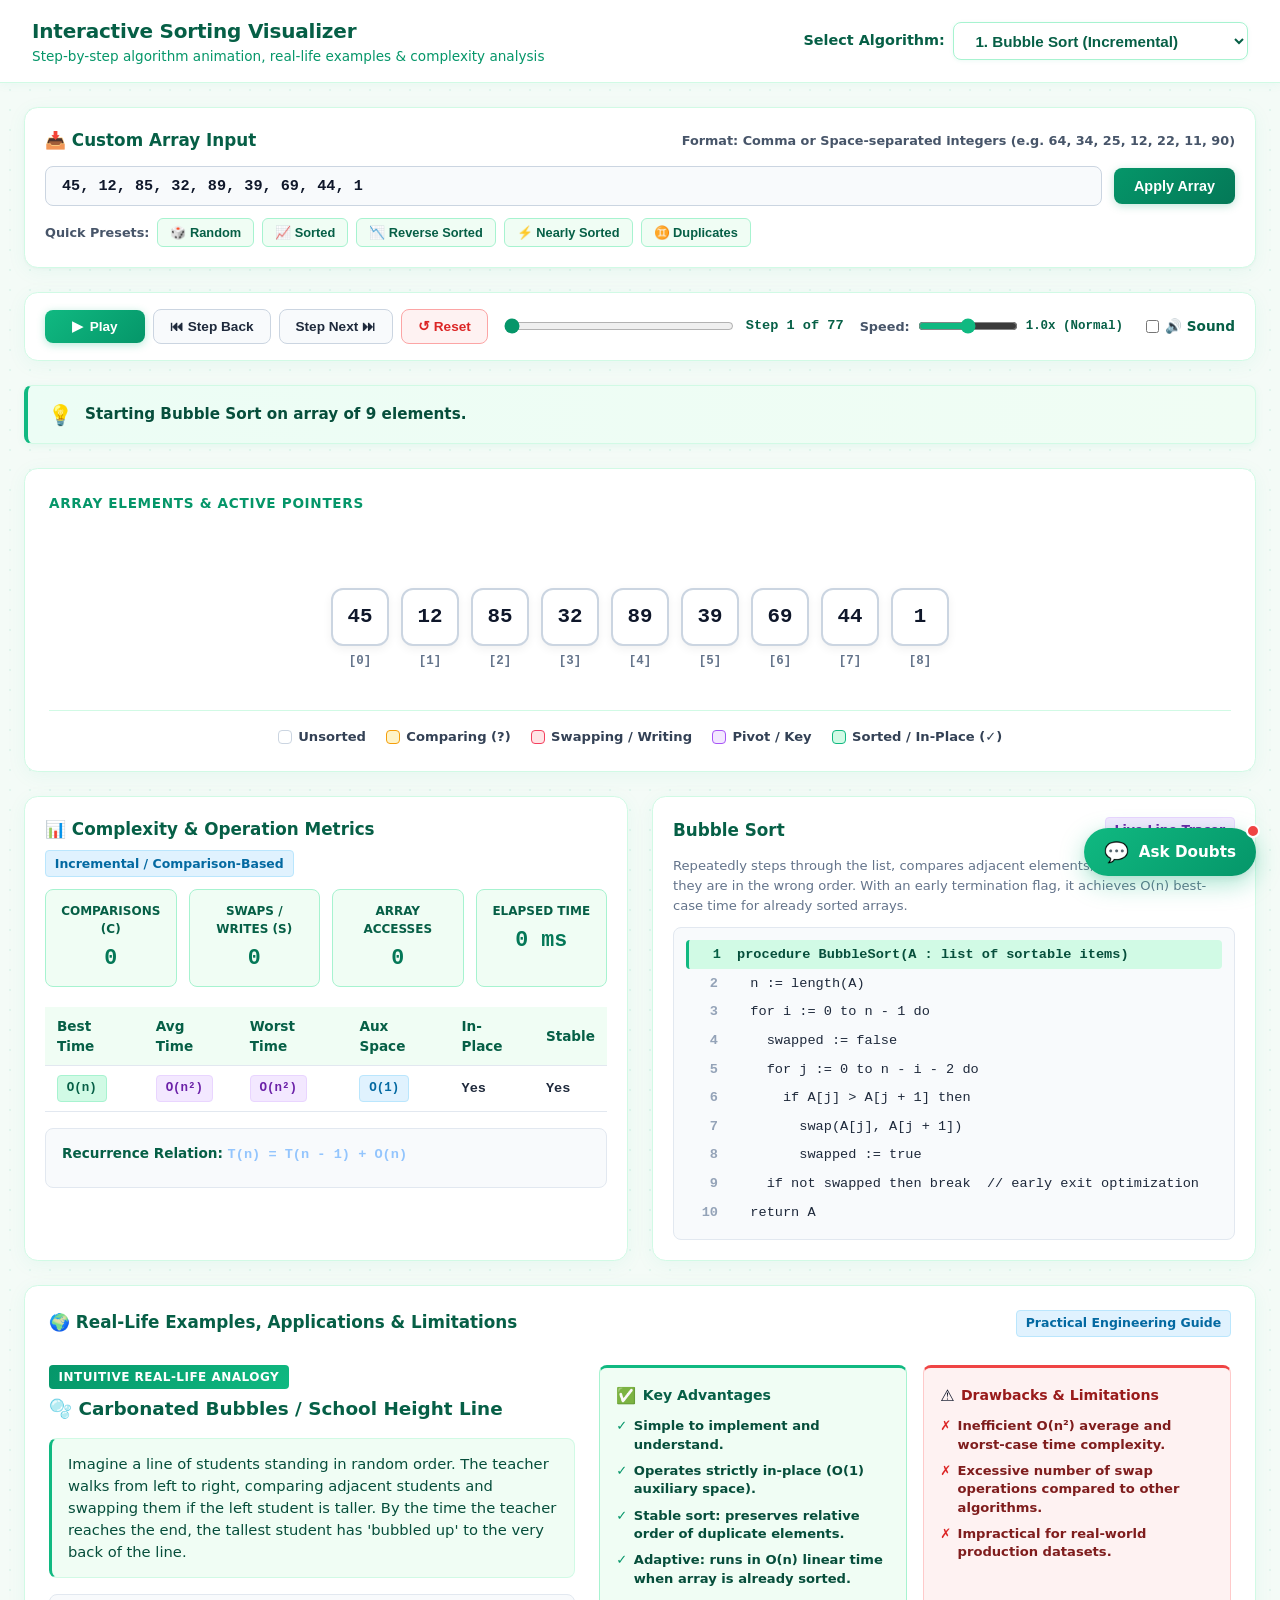
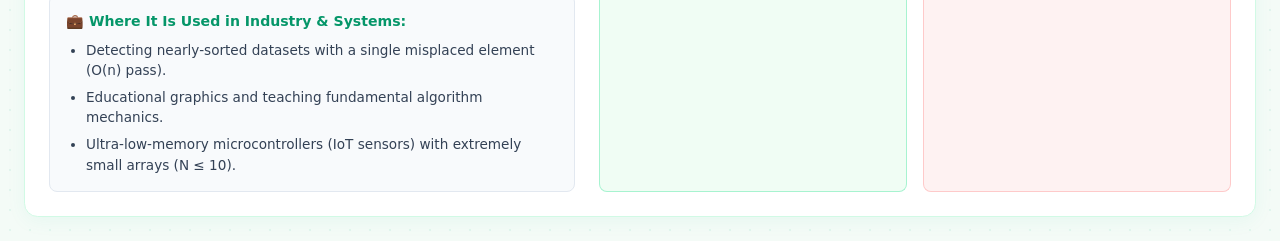
<file: index.html>
<!DOCTYPE html>
<html lang="en">
<head>
  <meta charset="UTF-8">
  <meta name="viewport" content="width=device-width, initial-scale=1.0">
  <title>Interactive Sorting Visualizer</title>
  <link rel="stylesheet" href="./style.css">
</head>
<body>

  <!-- App Header -->
  <header class="app-header">
    <div class="brand-title">
      <div>
        <h1>Interactive Sorting Visualizer</h1>
        <p>Step-by-step algorithm animation, real-life examples & complexity analysis</p>
      </div>
    </div>

    <div class="algo-select-wrapper">
      <label for="algorithm-select">Select Algorithm:</label>
      <select id="algorithm-select" class="styled-select">
        <option value="bubble">1. Bubble Sort (Incremental)</option>
        <option value="selection">2. Selection Sort (In-Place)</option>
        <option value="insertion">3. Insertion Sort (Adaptive)</option>
        <option value="merge">4. Merge Sort (Divide & Conquer)</option>
        <option value="quick">5. Quick Sort (Partitioning)</option>
        <option value="heap">6. Heap Sort (Max-Heapify)</option>
      </select>
    </div>
  </header>

  <!-- Main Container -->
  <main class="main-content">

    <!-- 1. Custom Array Input Card -->
    <section class="tester-input-card">
      <div class="section-header">
        <h2>
          <span>📥 Custom Array Input</span>
        </h2>
        <span class="preset-label">Format: Comma or Space-separated integers (e.g. 64, 34, 25, 12, 22, 11, 90)</span>
      </div>

      <div class="input-row">
        <input 
          type="text" 
          id="custom-array-input" 
          class="styled-input" 
          placeholder="Enter numbers e.g. 45, 12, 85, 32, 89, 39, 69, 44, 1"
          spellcheck="false"
        />
        <button id="load-array-btn" class="btn-primary">
          <span>Apply Array</span>
        </button>
      </div>

      <!-- Presets for fast test cases -->
      <div class="presets-container">
        <span class="preset-label">Quick Presets:</span>
        <button id="preset-random" class="btn-preset">🎲 Random</button>
        <button id="preset-sorted" class="btn-preset">📈 Sorted</button>
        <button id="preset-reverse" class="btn-preset">📉 Reverse Sorted</button>
        <button id="preset-nearly" class="btn-preset">⚡ Nearly Sorted</button>
        <button id="preset-duplicates" class="btn-preset">♊ Duplicates</button>
      </div>

      <div id="input-error-msg" class="error-alert"></div>
    </section>

    <!-- 2. Interactive Control Toolbar -->
    <section class="controls-card">
      <div class="playback-group">
        <button id="play-pause-btn" class="btn-control btn-play">
          <span id="play-pause-icon">▶</span>
          <span id="play-pause-text">Play</span>
        </button>
        <button id="step-back-btn" class="btn-control" title="Step Backward (Previous Frame)">
          <span>⏮ Step Back</span>
        </button>
        <button id="step-forward-btn" class="btn-control" title="Step Forward (Next Frame)">
          <span>Step Next ⏭</span>
        </button>
        <button id="reset-btn" class="btn-control btn-reset" title="Reset array to initial state">
          <span>↺ Reset</span>
        </button>
      </div>

      <div class="scrubber-group">
        <input type="range" id="timeline-slider" class="timeline-slider" min="0" max="0" value="0" />
        <span id="step-counter-text" class="step-counter">Step 1 of 1</span>
      </div>

      <div class="settings-group">
        <div class="slider-field">
          <label for="speed-slider">Speed:</label>
          <input type="range" id="speed-slider" class="speed-slider" min="1" max="5" value="3" />
          <span id="speed-label" class="speed-label">1.0x (Normal)</span>
        </div>

        <label class="toggle-field">
          <input type="checkbox" id="sound-toggle" />
          <span>🔊 Sound</span>
        </label>
      </div>
    </section>

    <!-- 3. Live Step-by-Step Explanation Banner -->
    <section class="explanation-card">
      <span class="explanation-icon">💡</span>
      <div id="step-explanation-text" class="explanation-text">
        Ready to visualize. Click "Play" or use "Step Next" to trace the algorithm step-by-step.
      </div>
    </section>

    <!-- 4. Visualizer Stage (Number Cards & Pointers) -->
    <section class="stage-card">
      <div class="stage-title">Array Elements & Active Pointers</div>
      
      <!-- Main Array Container -->
      <div id="main-array-container" class="array-container">
        <!-- Rendered dynamically by visualizer.js -->
      </div>

      <!-- Auxiliary Array Container (for Merge Sort) -->
      <div id="aux-array-section" class="aux-array-section">
        <div class="aux-title">Auxiliary Buffer / Working Array</div>
        <div id="aux-array-container" class="array-container">
          <!-- Rendered dynamically during Merge Sort -->
        </div>
      </div>

      <!-- Stage Legend -->
      <div class="stage-legend">
        <div class="legend-item"><span class="legend-dot dot-default"></span> Unsorted</div>
        <div class="legend-item"><span class="legend-dot dot-comparing"></span> Comparing (?)</div>
        <div class="legend-item"><span class="legend-dot dot-swapping"></span> Swapping / Writing</div>
        <div class="legend-item"><span class="legend-dot dot-pivot"></span> Pivot / Key</div>
        <div class="legend-item"><span class="legend-dot dot-sorted"></span> Sorted / In-Place (✓)</div>
      </div>
    </section>

    <!-- 5. Metrics & Pseudocode Analysis Grid -->
    <section class="analysis-grid">
      
      <!-- Left Column: Live Counters & Theoretical Complexity -->
      <div class="analysis-card">
        <div class="section-header">
          <h2>📊 Complexity & Operation Metrics</h2>
          <span id="algo-category-badge" class="badge-tag badge-blue">Category</span>
        </div>

        <!-- Live Operations Metrics -->
        <div class="metrics-row">
          <div class="metric-box">
            <div class="metric-label">Comparisons (C)</div>
            <div id="metric-comparisons" class="metric-value">0</div>
          </div>
          <div class="metric-box">
            <div class="metric-label">Swaps / Writes (S)</div>
            <div id="metric-swaps" class="metric-value">0</div>
          </div>
          <div class="metric-box">
            <div class="metric-label">Array Accesses</div>
            <div id="metric-accesses" class="metric-value">0</div>
          </div>
          <div class="metric-box">
            <div class="metric-label">Elapsed Time</div>
            <div id="metric-time" class="metric-value">0 ms</div>
          </div>
        </div>

        <!-- Theoretical Big-O Table -->
        <div class="complexity-table-wrapper">
          <table class="complexity-table">
            <thead>
              <tr>
                <th>Best Time</th>
                <th>Avg Time</th>
                <th>Worst Time</th>
                <th>Aux Space</th>
                <th>In-Place</th>
                <th>Stable</th>
              </tr>
            </thead>
            <tbody>
              <tr>
                <td><span id="time-best-val" class="badge-tag badge-green">O(n)</span></td>
                <td><span id="time-avg-val" class="badge-tag badge-purple">O(n²)</span></td>
                <td><span id="time-worst-val" class="badge-tag badge-purple">O(n²)</span></td>
                <td><span id="space-worst-val" class="badge-tag badge-blue">O(1)</span></td>
                <td id="inplace-val">Yes</td>
                <td id="stable-val">Yes</td>
              </tr>
            </tbody>
          </table>
        </div>

        <!-- Recurrence & Analysis Points -->
        <div class="daa-analysis-box">
          <h4>Recurrence Relation: <span id="recurrence-val" style="color: #93c5fd; font-family: monospace;">T(n) = T(n-1) + O(n)</span></h4>
          <ul id="daa-analysis-list">
            <!-- Populated dynamically -->
          </ul>
        </div>
      </div>

      <!-- Right Column: Synchronized Pseudocode & Line Tracker -->
      <div class="analysis-card">
        <div class="section-header">
          <h2 id="algo-name-title">Algorithm Pseudocode</h2>
          <span class="badge-tag badge-purple">Live Line Tracer</span>
        </div>
        <p id="algo-description" style="font-size: 0.82rem; color: var(--text-muted); margin-bottom: 0.75rem;"></p>

        <!-- Pseudocode container -->
        <div id="pseudocode-lines-container" class="pseudocode-container">
          <!-- Lines rendered dynamically -->
        </div>
      </div>

    </section>

    <!-- 6. Real-Life Applications, Uses & Drawbacks Section -->
    <section class="real-life-section">
      <div class="section-header">
        <h2>
          <span>🌍 Real-Life Examples, Applications & Limitations</span>
        </h2>
        <span class="badge-tag badge-blue">Practical Engineering Guide</span>
      </div>

      <div class="real-life-grid">
        
        <!-- Left Column: Real-Life Analogy & Practical Uses -->
        <div class="real-life-card">
          <div class="analogy-header">
            <span class="analogy-badge">Intuitive Real-Life Analogy</span>
            <h3 id="real-life-analogy-title">🫧 Carbonated Bubbles / School Height Line</h3>
          </div>
          <p id="real-life-story" class="analogy-story-text">
            Imagine a line of students standing in random order...
          </p>

          <div class="practical-uses-box">
            <h4>💼 Where It Is Used in Industry & Systems:</h4>
            <ul id="practical-uses-list" class="uses-bullets">
              <!-- Populated dynamically -->
            </ul>
          </div>
        </div>

        <!-- Right Column: Advantages vs Drawbacks -->
        <div class="real-life-card">
          <div class="pros-cons-grid">
            
            <!-- Advantages -->
            <div class="pros-box">
              <div class="pros-header">
                <span class="pros-icon">✅</span>
                <h4>Key Advantages</h4>
              </div>
              <ul id="advantages-list" class="pros-list">
                <!-- Populated dynamically -->
              </ul>
            </div>

            <!-- Drawbacks -->
            <div class="cons-box">
              <div class="cons-header">
                <span class="cons-icon">⚠️</span>
                <h4>Drawbacks & Limitations</h4>
              </div>
              <ul id="drawbacks-list" class="cons-list">
                <!-- Populated dynamically -->
              </ul>
            </div>

          </div>
        </div>

      </div>
    </section>

  </main>

  <!-- Interactive Chatbot & Doubt-Solver Widget -->
  <button id="chatbot-launcher-btn" class="chatbot-launcher" title="Need help? Ask your algorithm doubts!">
    <span class="bot-icon">💬</span>
    <span>Ask Doubts</span>
    <span id="chatbot-unread-badge" class="unread-badge"></span>
  </button>

  <div id="chatbot-window" class="chatbot-window">
    <div class="chatbot-header">
      <div class="chatbot-header-info">
        <div class="chatbot-avatar">🤖</div>
        <div class="chatbot-header-title">
          <h3>Algorithm Assistant</h3>
          <span class="chatbot-status">Online • Ready to help</span>
        </div>
      </div>
      <button id="chatbot-close-btn" class="chatbot-close-btn" title="Close chat">✕</button>
    </div>

    <div id="chatbot-messages" class="chatbot-messages">
      <!-- Messages rendered dynamically -->
    </div>

    <div id="chatbot-suggestions" class="chatbot-suggestions">
      <!-- Dynamic doubt chips rendered here -->
    </div>

    <div class="chatbot-input-bar">
      <input 
        type="text" 
        id="chatbot-input" 
        class="chatbot-input" 
        placeholder="Type your doubt (e.g. Why is Quick Sort faster?)..." 
        autocomplete="off"
      />
      <button id="chatbot-send-btn" class="chatbot-send-btn" title="Send message">
        <svg width="16" height="16" viewBox="0 0 24 24" fill="none" stroke="currentColor" stroke-width="2" stroke-linecap="round" stroke-linejoin="round">
          <line x1="22" y1="2" x2="11" y2="13"></line>
          <polygon points="22 2 15 22 11 13 2 9 22 2"></polygon>
        </svg>
      </button>
    </div>
  </div>

  <!-- Toast Notification element -->
  <div id="toast-banner" class="toast-banner"></div>

  <!-- Scripts in dependency order -->
  <script src="js/complexityData.js"></script>
  <script src="js/pseudocode.js"></script>
   <script src="./js/algorithm/bubbleSort.js"></script>
   <script src="./js/algorithm/selectionSort.js"></script>
   <script src="./js/algorithm/insertionSort.js"></script>
   <script src="./js/algorithm/mergeSort.js"></script>
   <script src="./js/algorithm/quickSort.js"></script>
   <script src="./js/algorithm/heapSort.js"></script>
  <script src="js/visualizer.js"></script>
  <script src="js/chatbot.js"></script>
  <script src="js/app.js"></script>
</body>
</html>
</file>
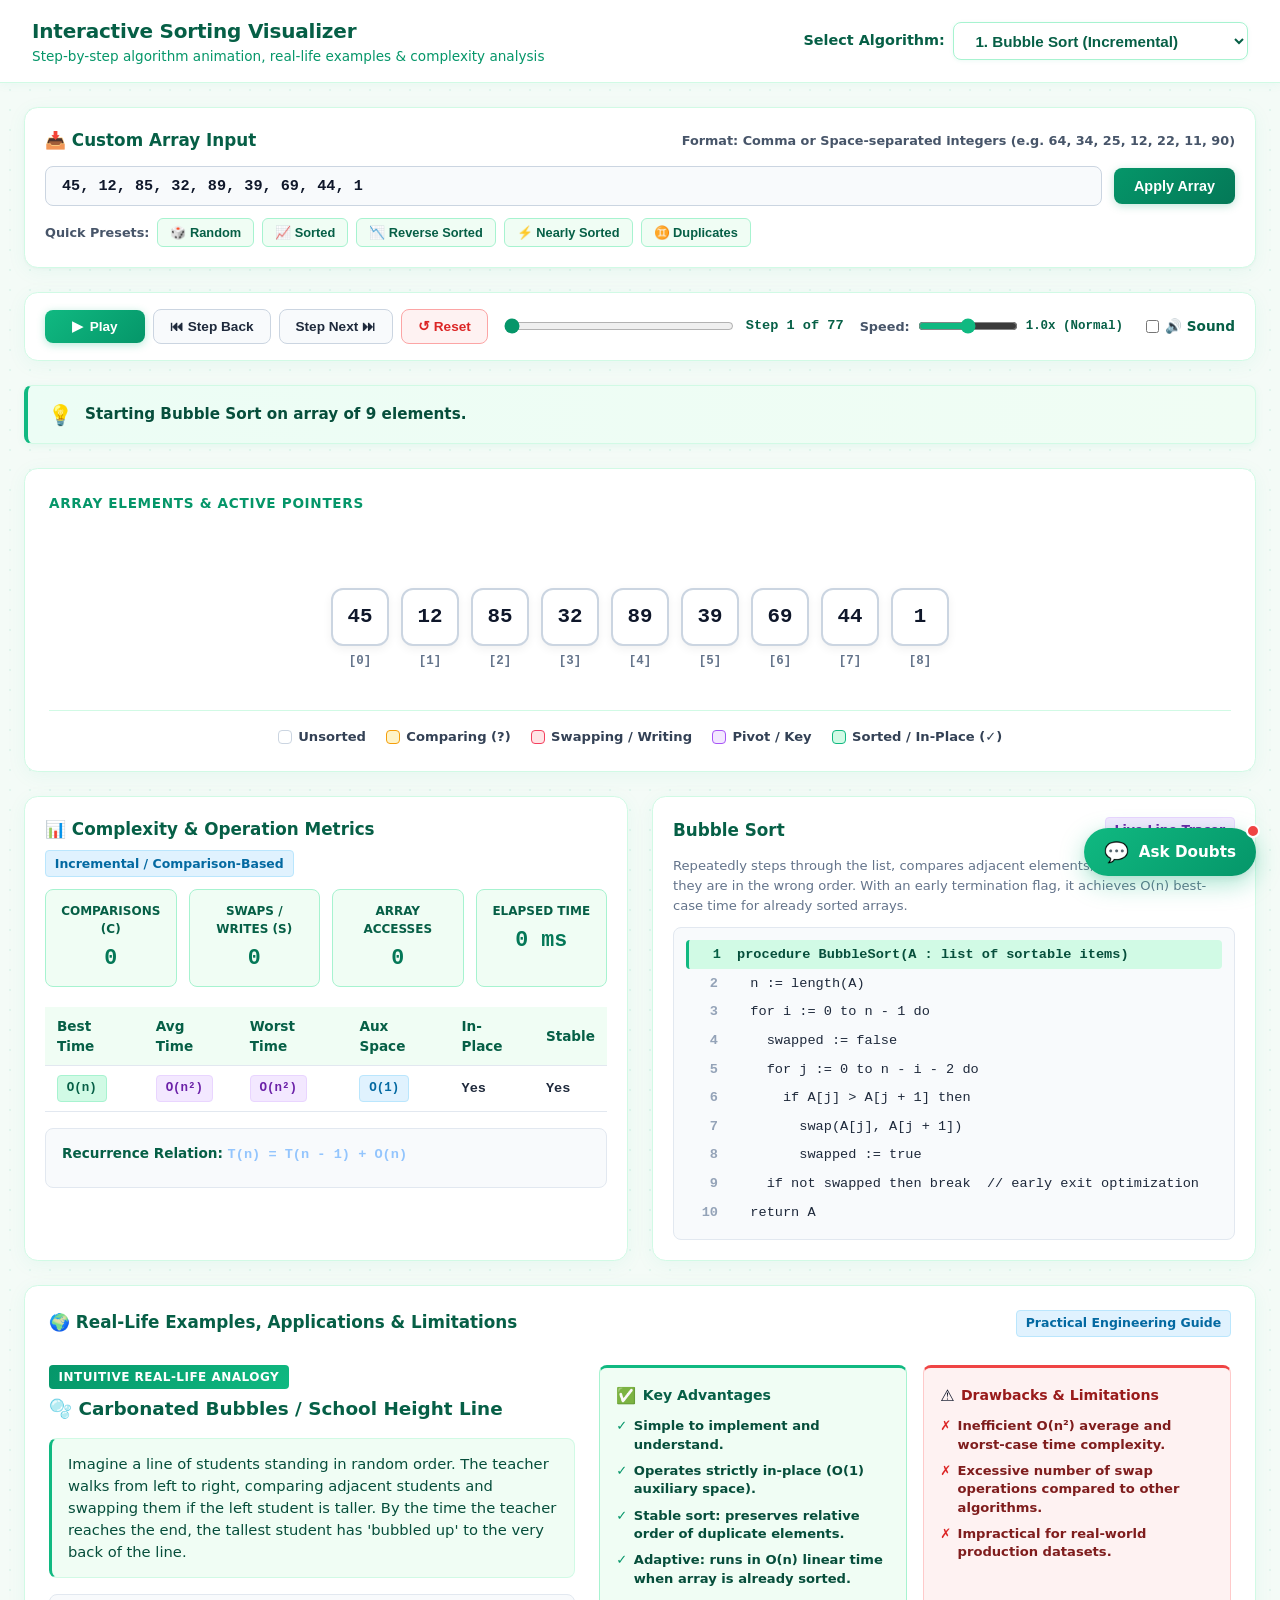
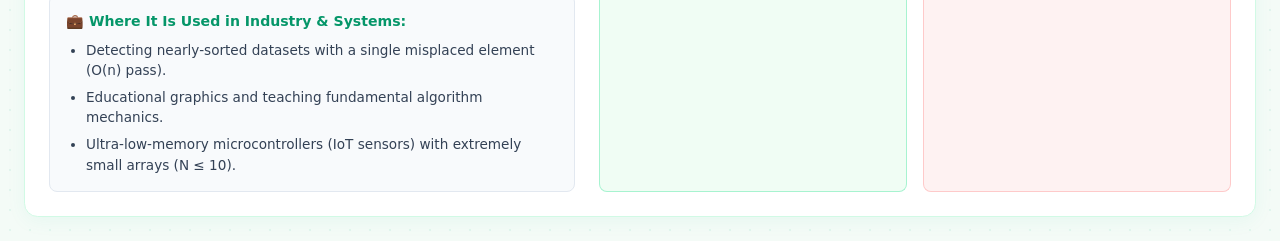
<file: standalone.html>
<!DOCTYPE html>
<html lang="en">
<head>
  <meta charset="UTF-8">
  <meta name="viewport" content="width=device-width, initial-scale=1.0">
  <title>Interactive Sorting Visualizer</title>
  <style>
/* --- Global Reset & CSS Variables (White & Green Theme) --- */
:root {
  --bg-main: #f4fbf7;
  --bg-card: #ffffff;
  --bg-card-alt: #f0fdf4;
  --bg-input: #f8fafc;
  --border-color: #d1fae5;
  --border-subtle: #e2e8f0;
  --border-focus: #10b981;
  
  --text-main: #0f172a;
  --text-muted: #64748b;
  --text-accent: #059669;
  --text-accent-hover: #047857;

  /* State Colors for Number Cards (High Contrast & Vibrant) */
  --state-default-bg: #ffffff;
  --state-default-border: #cbd5e1;
  --state-default-text: #0f172a;

  --state-comparing-bg: #fef3c7;
  --state-comparing-border: #f59e0b;
  --state-comparing-text: #92400e;

  --state-swapping-bg: #ffe4e6;
  --state-swapping-border: #f43f5e;
  --state-swapping-text: #9f1239;

  --state-pivot-bg: #f3e8ff;
  --state-pivot-border: #a855f7;
  --state-pivot-text: #6b21a8;

  --state-sorted-bg: #d1fae5;
  --state-sorted-border: #10b981;
  --state-sorted-text: #065f46;

  --state-selected-bg: #ccfbf1;
  --state-selected-border: #14b8a6;
  --state-selected-text: #115e59;

  --font-family: system-ui, -apple-system, BlinkMacSystemFont, "Segoe UI", Roboto, "Helvetica Neue", sans-serif;
  --font-mono: ui-monospace, SFMono-Regular, Menlo, Monaco, Consolas, monospace;
}

* {
  box-sizing: border-box;
  margin: 0;
  padding: 0;
}

body {
  background-color: var(--bg-main);
  background-image: radial-gradient(rgba(16, 185, 129, 0.08) 1px, transparent 1px);
  background-size: 20px 20px;
  color: var(--text-main);
  font-family: var(--font-family);
  min-height: 100vh;
  line-height: 1.5;
  overflow-x: hidden;
}

/* --- Layout Containers --- */
.app-header {
  background: rgba(255, 255, 255, 0.95);
  border-bottom: 1px solid var(--border-color);
  padding: 1rem 2rem;
  display: flex;
  justify-content: space-between;
  align-items: center;
  flex-wrap: wrap;
  gap: 1rem;
  position: sticky;
  top: 0;
  z-index: 100;
  backdrop-filter: blur(10px);
  box-shadow: 0 2px 10px rgba(16, 185, 129, 0.05);
}

.brand-title h1 {
  font-size: 1.25rem;
  font-weight: 800;
  color: #065f46;
  letter-spacing: -0.01em;
}

.brand-title p {
  font-size: 0.85rem;
  color: #059669;
  font-weight: 500;
}

.algo-select-wrapper {
  display: flex;
  align-items: center;
  gap: 0.5rem;
}

.algo-select-wrapper label {
  font-size: 0.9rem;
  font-weight: 700;
  color: #065f46;
}

.styled-select {
  background-color: #ffffff;
  color: #065f46;
  border: 1.5px solid #a7f3d0;
  padding: 0.55rem 1.1rem;
  border-radius: 0.5rem;
  font-size: 0.95rem;
  font-weight: 700;
  cursor: pointer;
  outline: none;
  transition: all 0.2s ease;
  box-shadow: 0 1px 4px rgba(16, 185, 129, 0.08);
}

.styled-select:focus {
  border-color: var(--border-focus);
  box-shadow: 0 0 0 3px rgba(16, 185, 129, 0.2);
}

.main-content {
  max-width: 1400px;
  margin: 0 auto;
  padding: 1.5rem;
  display: flex;
  flex-direction: column;
  gap: 1.5rem;
}

/* --- Custom Input Array Section --- */
.tester-input-card {
  background: var(--bg-card);
  border: 1px solid var(--border-color);
  border-radius: 0.85rem;
  padding: 1.25rem;
  box-shadow: 0 4px 20px rgba(16, 185, 129, 0.06), 0 1px 3px rgba(0, 0, 0, 0.03);
}

.section-header {
  display: flex;
  justify-content: space-between;
  align-items: center;
  margin-bottom: 0.75rem;
  flex-wrap: wrap;
  gap: 0.5rem;
}

.section-header h2 {
  font-size: 1.05rem;
  font-weight: 800;
  color: #065f46;
  display: flex;
  align-items: center;
  gap: 0.5rem;
}

.input-row {
  display: flex;
  gap: 0.75rem;
  align-items: center;
  flex-wrap: wrap;
}

.styled-input {
  flex: 1;
  min-width: 280px;
  background-color: var(--bg-input);
  border: 1.5px solid #cbd5e1;
  color: var(--text-main);
  padding: 0.65rem 1rem;
  border-radius: 0.5rem;
  font-family: var(--font-mono);
  font-size: 0.95rem;
  font-weight: 600;
  outline: none;
  transition: all 0.2s ease;
}

.styled-input:focus {
  background-color: #ffffff;
  border-color: var(--border-focus);
  box-shadow: 0 0 0 3px rgba(16, 185, 129, 0.2);
}

.btn-primary {
  background: linear-gradient(135deg, #059669 0%, #047857 100%);
  color: #ffffff;
  border: none;
  padding: 0.65rem 1.25rem;
  border-radius: 0.5rem;
  font-weight: 700;
  font-size: 0.9rem;
  cursor: pointer;
  transition: all 0.2s ease;
  display: flex;
  align-items: center;
  gap: 0.4rem;
  box-shadow: 0 2px 8px rgba(5, 150, 105, 0.25);
}

.btn-primary:hover {
  background: linear-gradient(135deg, #10b981 0%, #059669 100%);
  transform: translateY(-1px);
  box-shadow: 0 4px 12px rgba(5, 150, 105, 0.35);
}

.presets-container {
  display: flex;
  align-items: center;
  gap: 0.5rem;
  margin-top: 0.75rem;
  flex-wrap: wrap;
}

.preset-label {
  font-size: 0.8rem;
  color: #475569;
  font-weight: 700;
}

.btn-preset {
  background-color: #f0fdf4;
  color: #065f46;
  border: 1px solid #a7f3d0;
  padding: 0.35rem 0.75rem;
  border-radius: 0.375rem;
  font-size: 0.8rem;
  font-weight: 600;
  cursor: pointer;
  transition: all 0.15s ease;
}

.btn-preset:hover {
  color: #ffffff;
  border-color: #059669;
  background-color: #059669;
  transform: translateY(-1px);
}

.error-alert {
  margin-top: 0.75rem;
  padding: 0.5rem 0.75rem;
  background-color: #fef2f2;
  border: 1px solid #fecaca;
  border-radius: 0.375rem;
  color: #991b1b;
  font-size: 0.85rem;
  font-weight: 600;
  display: none;
}

/* --- Control Toolbar --- */
.controls-card {
  background: var(--bg-card);
  border: 1px solid var(--border-color);
  border-radius: 0.85rem;
  padding: 1rem 1.25rem;
  display: flex;
  justify-content: space-between;
  align-items: center;
  flex-wrap: wrap;
  gap: 1rem;
  box-shadow: 0 4px 20px rgba(16, 185, 129, 0.06);
}

.playback-group {
  display: flex;
  align-items: center;
  gap: 0.5rem;
}

.btn-control {
  background-color: #f8fafc;
  border: 1.5px solid #cbd5e1;
  color: #1e293b;
  padding: 0.55rem 1rem;
  border-radius: 0.5rem;
  font-size: 0.85rem;
  font-weight: 700;
  cursor: pointer;
  display: flex;
  align-items: center;
  gap: 0.4rem;
  transition: all 0.2s ease;
}

.btn-control:hover {
  background-color: #f0fdf4;
  border-color: #10b981;
  color: #065f46;
}

.btn-play {
  background: linear-gradient(135deg, #10b981 0%, #059669 100%);
  color: #ffffff;
  border: none;
  min-width: 100px;
  justify-content: center;
  box-shadow: 0 2px 8px rgba(16, 185, 129, 0.3);
}

.btn-play:hover {
  background: linear-gradient(135deg, #34d399 0%, #059669 100%);
  color: #ffffff;
}

.btn-play.btn-playing {
  background: linear-gradient(135deg, #d97706 0%, #b45309 100%);
}

.btn-reset {
  color: #dc2626;
  border-color: #fca5a5;
  background-color: #fef2f2;
}

.btn-reset:hover {
  border-color: #dc2626;
  background-color: #fee2e2;
  color: #991b1b;
}

.scrubber-group {
  display: flex;
  align-items: center;
  gap: 0.75rem;
  flex: 1;
  min-width: 250px;
}

.timeline-slider {
  flex: 1;
  accent-color: #059669;
  cursor: pointer;
}

.step-counter {
  font-family: var(--font-mono);
  font-size: 0.85rem;
  font-weight: 700;
  color: #065f46;
  white-space: nowrap;
}

.settings-group {
  display: flex;
  align-items: center;
  gap: 1.25rem;
}

.slider-field {
  display: flex;
  align-items: center;
  gap: 0.5rem;
}

.slider-field label {
  font-size: 0.8rem;
  color: #475569;
  font-weight: 700;
}

.speed-slider {
  width: 100px;
  accent-color: #10b981;
  cursor: pointer;
}

.speed-label {
  font-family: var(--font-mono);
  font-size: 0.78rem;
  font-weight: 700;
  color: #065f46;
  min-width: 100px;
}

.toggle-field {
  display: flex;
  align-items: center;
  gap: 0.4rem;
  font-size: 0.85rem;
  font-weight: 700;
  color: #065f46;
  cursor: pointer;
}

.toggle-field input {
  accent-color: #059669;
  cursor: pointer;
}

/* --- Live Explanation Card --- */
.explanation-card {
  background: linear-gradient(90deg, #ecfdf5 0%, #f0fdf4 100%);
  border-left: 4px solid #10b981;
  border-right: 1px solid var(--border-color);
  border-top: 1px solid var(--border-color);
  border-bottom: 1px solid var(--border-color);
  border-radius: 0.5rem;
  padding: 0.85rem 1.25rem;
  display: flex;
  align-items: center;
  gap: 0.75rem;
  box-shadow: 0 2px 8px rgba(16, 185, 129, 0.08);
}

.explanation-icon {
  font-size: 1.25rem;
}

.explanation-text {
  font-size: 0.95rem;
  color: #064e3b;
  font-weight: 600;
}

/* --- Visualizer Stage --- */
.stage-card {
  background: var(--bg-card);
  border: 1px solid var(--border-color);
  border-radius: 0.85rem;
  padding: 1.5rem;
  min-height: 280px;
  display: flex;
  flex-direction: column;
  justify-content: center;
  gap: 1.5rem;
  position: relative;
  box-shadow: 0 4px 20px rgba(16, 185, 129, 0.06);
}

.stage-title {
  font-size: 0.85rem;
  text-transform: uppercase;
  letter-spacing: 0.05em;
  color: #059669;
  font-weight: 800;
}

.array-container {
  display: flex;
  flex-wrap: wrap;
  justify-content: center;
  align-items: flex-end;
  gap: 12px;
  padding: 1rem 0.5rem;
  min-height: 140px;
}

.num-card {
  display: flex;
  flex-direction: column;
  align-items: center;
  position: relative;
  transition: all 0.25s cubic-bezier(0.4, 0, 0.2, 1);
}

.pointer-badges-container {
  min-height: 28px;
  display: flex;
  flex-direction: column;
  align-items: center;
  gap: 2px;
  margin-bottom: 6px;
}

.pointer-badge {
  font-family: var(--font-mono);
  font-size: 0.72rem;
  font-weight: 800;
  padding: 2px 8px;
  border-radius: 4px;
  color: #ffffff;
  white-space: nowrap;
  animation: bounceIn 0.3s ease-out;
  box-shadow: 0 2px 6px rgba(0, 0, 0, 0.15);
}

@keyframes bounceIn {
  0% { transform: translateY(-8px); opacity: 0; }
  100% { transform: translateY(0); opacity: 1; }
}

.badge-blue { background: #0284c7; }
.badge-amber { background: #d97706; }
.badge-rose { background: #e11d48; }
.badge-purple { background: #7c3aed; }
.badge-emerald { background: #059669; }
.badge-cyan { background: #0891b2; }

/* The Number Card Tile */
.card-value {
  width: 58px;
  height: 58px;
  display: flex;
  align-items: center;
  justify-content: center;
  border-radius: 0.75rem;
  font-family: var(--font-mono);
  font-size: 1.3rem;
  font-weight: 800;
  border: 2px solid var(--state-default-border);
  background-color: var(--state-default-bg);
  color: var(--state-default-text);
  box-shadow: 0 3px 10px rgba(0, 0, 0, 0.06);
  transition: all 0.2s ease;
  user-select: none;
}

.card-index {
  font-family: var(--font-mono);
  font-size: 0.78rem;
  color: #64748b;
  margin-top: 6px;
  font-weight: 700;
}

/* Card States */
.state-default .card-value {
  background-color: var(--state-default-bg);
  border-color: var(--state-default-border);
  color: var(--state-default-text);
}

.state-comparing .card-value {
  background-color: var(--state-comparing-bg);
  border-color: var(--state-comparing-border);
  color: var(--state-comparing-text);
  transform: translateY(-6px) scale(1.08);
  box-shadow: 0 6px 16px rgba(245, 158, 11, 0.35);
}

.state-swapping .card-value {
  background-color: var(--state-swapping-bg);
  border-color: var(--state-swapping-border);
  color: var(--state-swapping-text);
  transform: translateY(-8px) scale(1.12);
  box-shadow: 0 8px 20px rgba(244, 63, 94, 0.4);
}

.state-pivot .card-value {
  background-color: var(--state-pivot-bg);
  border-color: var(--state-pivot-border);
  color: var(--state-pivot-text);
  transform: translateY(-4px) scale(1.05);
  box-shadow: 0 4px 14px rgba(168, 85, 247, 0.35);
}

.state-sorted .card-value {
  background-color: var(--state-sorted-bg);
  border-color: var(--state-sorted-border);
  color: var(--state-sorted-text);
  box-shadow: 0 3px 12px rgba(16, 185, 129, 0.35);
}

.state-selected .card-value {
  background-color: var(--state-selected-bg);
  border-color: var(--state-selected-border);
  color: var(--state-selected-text);
  transform: translateY(-4px);
}

.state-dimmed {
  opacity: 0.35;
}

/* Auxiliary Array Section */
.aux-array-section {
  border-top: 1px dashed #cbd5e1;
  padding-top: 1rem;
  margin-top: 0.5rem;
  display: none;
}

.aux-title {
  font-size: 0.8rem;
  text-transform: uppercase;
  letter-spacing: 0.05em;
  color: #059669;
  font-weight: 800;
  margin-bottom: 0.5rem;
}

.aux-card .card-value {
  width: 48px;
  height: 48px;
  font-size: 1.1rem;
  background-color: #f0fdf4;
  border-color: #10b981;
  color: #065f46;
}

/* Legend */
.stage-legend {
  display: flex;
  justify-content: center;
  align-items: center;
  gap: 1.25rem;
  flex-wrap: wrap;
  border-top: 1px solid var(--border-color);
  padding-top: 1rem;
}

.legend-item {
  display: flex;
  align-items: center;
  gap: 0.4rem;
  font-size: 0.82rem;
  color: #334155;
  font-weight: 600;
}

.legend-dot {
  width: 14px;
  height: 14px;
  border-radius: 4px;
}

.dot-default { background-color: #ffffff; border: 1.5px solid #cbd5e1; }
.dot-comparing { background-color: var(--state-comparing-bg); border: 1.5px solid var(--state-comparing-border); }
.dot-swapping { background-color: var(--state-swapping-bg); border: 1.5px solid var(--state-swapping-border); }
.dot-pivot { background-color: var(--state-pivot-bg); border: 1.5px solid var(--state-pivot-border); }
.dot-sorted { background-color: var(--state-sorted-bg); border: 1.5px solid var(--state-sorted-border); }

/* --- Metrics & Analysis Section (2 Column Grid) --- */
.analysis-grid {
  display: grid;
  grid-template-columns: 1fr 1fr;
  gap: 1.5rem;
}

@media (max-width: 900px) {
  .analysis-grid {
    grid-template-columns: 1fr;
  }
}

.analysis-card {
  background: var(--bg-card);
  border: 1px solid var(--border-color);
  border-radius: 0.85rem;
  padding: 1.25rem;
  box-shadow: 0 4px 20px rgba(16, 185, 129, 0.06);
}

/* Live Metrics Grid */
.metrics-row {
  display: grid;
  grid-template-columns: repeat(4, 1fr);
  gap: 0.75rem;
  margin-bottom: 1.25rem;
}

.metric-box {
  background: #f0fdf4;
  border: 1px solid #a7f3d0;
  border-radius: 0.5rem;
  padding: 0.75rem;
  text-align: center;
}

.metric-label {
  font-size: 0.75rem;
  color: #065f46;
  font-weight: 700;
  text-transform: uppercase;
}

.metric-value {
  font-family: var(--font-mono);
  font-size: 1.35rem;
  font-weight: 800;
  color: #047857;
  margin-top: 0.2rem;
}

/* Complexity Table */
.complexity-table-wrapper {
  margin-top: 0.75rem;
}

.complexity-table {
  width: 100%;
  border-collapse: collapse;
  font-size: 0.85rem;
  margin-bottom: 1rem;
}

.complexity-table th,
.complexity-table td {
  padding: 0.55rem 0.75rem;
  text-align: left;
  border-bottom: 1px solid #e2e8f0;
}

.complexity-table th {
  color: #065f46;
  font-weight: 700;
  background-color: #f0fdf4;
}

.complexity-table td {
  font-family: var(--font-mono);
  font-weight: 700;
  color: #1e293b;
}

.badge-tag {
  display: inline-block;
  padding: 0.2rem 0.55rem;
  border-radius: 0.25rem;
  font-size: 0.78rem;
  font-weight: 700;
}

.badge-green { background: #d1fae5; color: #065f46; border: 1px solid #a7f3d0; }
.badge-blue { background: #e0f2fe; color: #0369a1; border: 1px solid #bae6fd; }
.badge-purple { background: #f3e8ff; color: #6b21a8; border: 1px solid #e9d5ff; }

/* Analysis Bullet points */
.daa-analysis-box {
  background: #f8fafc;
  border-radius: 0.5rem;
  padding: 0.85rem 1rem;
  border: 1px solid #e2e8f0;
}

.daa-analysis-box h4 {
  font-size: 0.85rem;
  color: #065f46;
  margin-bottom: 0.5rem;
  font-weight: 800;
}

.daa-analysis-box ul {
  padding-left: 1.25rem;
  font-size: 0.84rem;
  color: #334155;
  display: flex;
  flex-direction: column;
  gap: 0.35rem;
}

/* Pseudocode Panel */
.pseudocode-container {
  background: #f8fafc;
  border: 1px solid #e2e8f0;
  border-radius: 0.5rem;
  padding: 0.75rem;
  font-family: var(--font-mono);
  font-size: 0.85rem;
  max-height: 380px;
  overflow-y: auto;
}

.pseudo-line {
  display: flex;
  gap: 1rem;
  padding: 0.3rem 0.5rem;
  border-radius: 0.25rem;
  transition: all 0.15s ease;
  line-height: 1.4;
}

.pseudo-num {
  color: #94a3b8;
  width: 24px;
  text-align: right;
  user-select: none;
  font-weight: 600;
}

.pseudo-code {
  color: #1e293b;
  white-space: pre-wrap;
  font-weight: 500;
}

.pseudo-line.active-line {
  background-color: #d1fae5;
  border-left: 3px solid #10b981;
}

.pseudo-line.active-line .pseudo-num {
  color: #065f46;
  font-weight: 800;
}

.pseudo-line.active-line .pseudo-code {
  color: #064e3b;
  font-weight: 800;
}

/* ==========================================================================
   Real-Life Applications, Uses & Drawbacks Styles (White & Green)
   ========================================================================== */
.real-life-section {
  background: var(--bg-card);
  border: 1px solid var(--border-color);
  border-radius: 0.85rem;
  padding: 1.5rem;
  box-shadow: 0 4px 20px rgba(16, 185, 129, 0.06);
  display: flex;
  flex-direction: column;
  gap: 1rem;
}

.real-life-grid {
  display: grid;
  grid-template-columns: 1fr 1.2fr;
  gap: 1.5rem;
}

@media (max-width: 960px) {
  .real-life-grid {
    grid-template-columns: 1fr;
  }
}

.real-life-card {
  display: flex;
  flex-direction: column;
  gap: 1rem;
}

.analogy-header {
  display: flex;
  flex-direction: column;
  gap: 0.35rem;
}

.analogy-badge {
  background: linear-gradient(135deg, #059669 0%, #10b981 100%);
  color: #ffffff;
  font-size: 0.75rem;
  font-weight: 800;
  padding: 0.2rem 0.6rem;
  border-radius: 0.25rem;
  width: fit-content;
  text-transform: uppercase;
  letter-spacing: 0.04em;
}

.analogy-header h3 {
  font-size: 1.15rem;
  color: #065f46;
  font-weight: 800;
}

.analogy-story-text {
  background: #f0fdf4;
  border-left: 3px solid #10b981;
  border-top: 1px solid #d1fae5;
  border-bottom: 1px solid #d1fae5;
  border-right: 1px solid #d1fae5;
  padding: 0.85rem 1rem;
  border-radius: 0.5rem;
  font-size: 0.92rem;
  color: #064e3b;
  line-height: 1.5;
  font-weight: 500;
}

.practical-uses-box {
  background: #f8fafc;
  border: 1px solid #e2e8f0;
  border-radius: 0.5rem;
  padding: 1rem;
}

.practical-uses-box h4 {
  font-size: 0.88rem;
  color: #059669;
  margin-bottom: 0.5rem;
  font-weight: 800;
}

.uses-bullets {
  padding-left: 1.25rem;
  font-size: 0.85rem;
  color: #334155;
  display: flex;
  flex-direction: column;
  gap: 0.4rem;
  font-weight: 500;
}

/* Pros vs Cons */
.pros-cons-grid {
  display: grid;
  grid-template-columns: 1fr 1fr;
  gap: 1rem;
  height: 100%;
}

@media (max-width: 600px) {
  .pros-cons-grid {
    grid-template-columns: 1fr;
  }
}

.pros-box, .cons-box {
  border-radius: 0.5rem;
  padding: 1rem;
  display: flex;
  flex-direction: column;
  gap: 0.6rem;
}

.pros-box {
  background: #f0fdf4;
  border: 1px solid #a7f3d0;
  border-top: 3px solid #10b981;
}

.cons-box {
  background: #fef2f2;
  border: 1px solid #fecaca;
  border-top: 3px solid #ef4444;
}

.pros-header, .cons-header {
  display: flex;
  align-items: center;
  gap: 0.4rem;
}

.pros-header h4 {
  font-size: 0.88rem;
  color: #065f46;
  font-weight: 800;
}

.cons-header h4 {
  font-size: 0.88rem;
  color: #991b1b;
  font-weight: 800;
}

.pros-list, .cons-list {
  list-style: none;
  font-size: 0.82rem;
  display: flex;
  flex-direction: column;
  gap: 0.5rem;
}

.pros-list li {
  color: #064e3b;
  display: flex;
  align-items: flex-start;
  gap: 0.4rem;
  line-height: 1.4;
  font-weight: 600;
}

.cons-list li {
  color: #7f1d1d;
  display: flex;
  align-items: flex-start;
  gap: 0.4rem;
  line-height: 1.4;
  font-weight: 600;
}

.icon-check {
  color: #059669;
  font-weight: 800;
}

.icon-cross {
  color: #dc2626;
  font-weight: 800;
}

/* ==========================================================================
   Chatbot Widget Styles (White & Green Theme)
   ========================================================================== */
.chatbot-launcher {
  position: fixed;
  bottom: 24px;
  right: 24px;
  z-index: 9999;
  background: linear-gradient(135deg, #10b981 0%, #059669 100%);
  color: #ffffff;
  border: none;
  border-radius: 9999px;
  padding: 12px 20px;
  display: flex;
  align-items: center;
  gap: 10px;
  font-size: 0.95rem;
  font-weight: 800;
  font-family: var(--font-family);
  cursor: pointer;
  box-shadow: 0 8px 24px rgba(16, 185, 129, 0.35), 0 2px 8px rgba(0, 0, 0, 0.08);
  transition: all 0.3s cubic-bezier(0.4, 0, 0.2, 1);
  outline: none;
}

.chatbot-launcher:hover {
  transform: translateY(-3px) scale(1.03);
  box-shadow: 0 12px 30px rgba(16, 185, 129, 0.45), 0 4px 12px rgba(0, 0, 0, 0.12);
}

.chatbot-launcher.active {
  background: #ffffff;
  border: 1.5px solid #10b981;
  color: #065f46;
  box-shadow: 0 4px 16px rgba(16, 185, 129, 0.2);
}

.chatbot-launcher .bot-icon {
  font-size: 1.25rem;
  display: flex;
  align-items: center;
  justify-content: center;
}

.unread-badge {
  position: absolute;
  top: -4px;
  right: -4px;
  width: 14px;
  height: 14px;
  background-color: #ef4444;
  border: 2px solid #ffffff;
  border-radius: 50%;
  animation: pulseDot 2s infinite;
}

@keyframes pulseDot {
  0%, 100% { transform: scale(1); opacity: 1; }
  50% { transform: scale(1.3); opacity: 0.7; }
}

.chatbot-window {
  position: fixed;
  bottom: 84px;
  right: 24px;
  width: 390px;
  max-width: calc(100vw - 32px);
  height: 540px;
  max-height: calc(100vh - 110px);
  background: #ffffff;
  border: 1px solid var(--border-color);
  border-radius: 16px;
  box-shadow: 0 20px 40px rgba(0, 0, 0, 0.15), 0 0 20px rgba(16, 185, 129, 0.1);
  display: flex;
  flex-direction: column;
  z-index: 9999;
  overflow: hidden;
  opacity: 0;
  transform: translateY(20px) scale(0.95);
  pointer-events: none;
  transition: all 0.3s cubic-bezier(0.16, 1, 0.3, 1);
}

.chatbot-window.open {
  opacity: 1;
  transform: translateY(0) scale(1);
  pointer-events: auto;
}

.chatbot-header {
  background: linear-gradient(90deg, #ecfdf5 0%, #d1fae5 100%);
  border-bottom: 1px solid #a7f3d0;
  padding: 12px 16px;
  display: flex;
  justify-content: space-between;
  align-items: center;
}

.chatbot-header-info {
  display: flex;
  align-items: center;
  gap: 10px;
}

.chatbot-avatar {
  width: 36px;
  height: 36px;
  background: linear-gradient(135deg, #10b981 0%, #059669 100%);
  border-radius: 10px;
  display: flex;
  align-items: center;
  justify-content: center;
  font-size: 1.15rem;
  box-shadow: 0 2px 8px rgba(16, 185, 129, 0.3);
}

.chatbot-header-title h3 {
  font-size: 0.95rem;
  font-weight: 800;
  color: #064e3b;
  line-height: 1.2;
}

.chatbot-status {
  font-size: 0.72rem;
  color: #059669;
  font-weight: 700;
  display: flex;
  align-items: center;
  gap: 4px;
}

.chatbot-status::before {
  content: "";
  display: inline-block;
  width: 6px;
  height: 6px;
  background-color: #10b981;
  border-radius: 50%;
}

.chatbot-close-btn {
  background: rgba(0, 0, 0, 0.05);
  border: 1px solid rgba(0, 0, 0, 0.1);
  color: #475569;
  width: 28px;
  height: 28px;
  border-radius: 8px;
  display: flex;
  align-items: center;
  justify-content: center;
  cursor: pointer;
  font-size: 1rem;
  transition: all 0.2s ease;
}

.chatbot-close-btn:hover {
  background: #fee2e2;
  border-color: #ef4444;
  color: #991b1b;
}

.chatbot-messages {
  flex: 1;
  padding: 16px;
  overflow-y: auto;
  display: flex;
  flex-direction: column;
  gap: 12px;
  background: #f8fafc;
}

.chatbot-messages::-webkit-scrollbar { width: 6px; }
.chatbot-messages::-webkit-scrollbar-thumb { background: #cbd5e1; border-radius: 3px; }

.chat-msg {
  max-width: 85%;
  padding: 10px 14px;
  font-size: 0.88rem;
  line-height: 1.45;
  word-break: break-word;
  animation: fadeInMsg 0.25s ease-out;
}

@keyframes fadeInMsg {
  0% { opacity: 0; transform: translateY(6px); }
  100% { opacity: 1; transform: translateY(0); }
}

.msg-user {
  align-self: flex-end;
  background: linear-gradient(135deg, #059669 0%, #047857 100%);
  color: #ffffff;
  border-radius: 14px 14px 2px 14px;
  box-shadow: 0 4px 12px rgba(5, 150, 105, 0.2);
  font-weight: 600;
}

.msg-bot {
  align-self: flex-start;
  background: #ffffff;
  color: #1e293b;
  border: 1px solid #cbd5e1;
  border-radius: 14px 14px 14px 2px;
  box-shadow: 0 2px 8px rgba(0, 0, 0, 0.04);
}

.msg-bot strong { color: #065f46; font-weight: 800; }
.msg-bot code {
  background: #f0fdf4;
  color: #065f46;
  padding: 2px 5px;
  border-radius: 4px;
  font-family: var(--font-mono);
  font-size: 0.8rem;
  font-weight: 700;
  border: 1px solid #a7f3d0;
}

.typing-indicator-msg {
  display: flex;
  align-items: center;
  gap: 4px;
  padding: 10px 16px;
}

.typing-indicator-msg .dot {
  width: 6px;
  height: 6px;
  background-color: #10b981;
  border-radius: 50%;
  animation: bounceDot 1.4s infinite ease-in-out;
}

.typing-indicator-msg .dot:nth-child(2) { animation-delay: 0.2s; }
.typing-indicator-msg .dot:nth-child(3) { animation-delay: 0.4s; }

@keyframes bounceDot {
  0%, 80%, 100% { transform: scale(0.6); opacity: 0.4; }
  40% { transform: scale(1.1); opacity: 1; }
}

.chatbot-suggestions {
  display: flex;
  gap: 6px;
  padding: 8px 14px;
  background: #ffffff;
  border-top: 1px solid var(--border-color);
  overflow-x: auto;
  white-space: nowrap;
}

.chatbot-suggestions::-webkit-scrollbar { height: 4px; }
.chatbot-suggestions::-webkit-scrollbar-thumb { background: #cbd5e1; border-radius: 2px; }

.suggestion-chip {
  background: #f0fdf4;
  border: 1px solid #a7f3d0;
  color: #065f46;
  padding: 5px 10px;
  border-radius: 20px;
  font-size: 0.75rem;
  font-weight: 700;
  cursor: pointer;
  transition: all 0.2s ease;
  flex-shrink: 0;
}

.suggestion-chip:hover {
  background: #059669;
  border-color: #059669;
  color: #ffffff;
  transform: translateY(-1px);
}

.chatbot-input-bar {
  display: flex;
  align-items: center;
  gap: 8px;
  padding: 10px 14px;
  background: #ffffff;
  border-top: 1px solid var(--border-color);
}

.chatbot-input {
  flex: 1;
  background: #f8fafc;
  border: 1.5px solid #cbd5e1;
  color: #0f172a;
  padding: 8px 12px;
  border-radius: 8px;
  font-size: 0.88rem;
  font-weight: 600;
  outline: none;
  transition: all 0.2s ease;
  font-family: var(--font-family);
}

.chatbot-input:focus {
  background: #ffffff;
  border-color: var(--border-focus);
  box-shadow: 0 0 0 2px rgba(16, 185, 129, 0.2);
}

.chatbot-send-btn {
  background: linear-gradient(135deg, #10b981 0%, #059669 100%);
  color: #ffffff;
  border: none;
  width: 36px;
  height: 36px;
  border-radius: 8px;
  display: flex;
  align-items: center;
  justify-content: center;
  cursor: pointer;
  transition: all 0.2s ease;
  box-shadow: 0 2px 6px rgba(16, 185, 129, 0.3);
}

.chatbot-send-btn:hover {
  background: linear-gradient(135deg, #34d399 0%, #059669 100%);
  transform: translateY(-1px);
}

.toast-banner {
  position: fixed;
  bottom: 2rem;
  right: 2rem;
  padding: 0.75rem 1.25rem;
  border-radius: 0.5rem;
  font-size: 0.9rem;
  font-weight: 700;
  box-shadow: 0 10px 25px rgba(0, 0, 0, 0.15);
  opacity: 0;
  transform: translateY(20px);
  transition: all 0.3s ease;
  pointer-events: none;
  z-index: 1000;
}

.toast-banner.show {
  opacity: 1;
  transform: translateY(0);
}

.toast-success { background-color: #d1fae5; color: #065f46; border: 1px solid #10b981; }
.toast-error { background-color: #fee2e2; color: #991b1b; border: 1px solid #ef4444; }
.toast-info { background-color: #e0f2fe; color: #0369a1; border: 1px solid #38bdf8; }

</style>
</head>
<body>

  <!-- App Header -->
  <header class="app-header">
    <div class="brand-title">
      <div>
        <h1>Interactive Sorting Visualizer</h1>
        <p>Step-by-step algorithm animation, real-life examples & complexity analysis</p>
      </div>
    </div>

    <div class="algo-select-wrapper">
      <label for="algorithm-select">Select Algorithm:</label>
      <select id="algorithm-select" class="styled-select">
        <option value="bubble">1. Bubble Sort (Incremental)</option>
        <option value="selection">2. Selection Sort (In-Place)</option>
        <option value="insertion">3. Insertion Sort (Adaptive)</option>
        <option value="merge">4. Merge Sort (Divide & Conquer)</option>
        <option value="quick">5. Quick Sort (Partitioning)</option>
        <option value="heap">6. Heap Sort (Max-Heapify)</option>
      </select>
    </div>
  </header>

  <!-- Main Container -->
  <main class="main-content">

    <!-- 1. Custom Array Input Card -->
    <section class="tester-input-card">
      <div class="section-header">
        <h2>
          <span>📥 Custom Array Input</span>
        </h2>
        <span class="preset-label">Format: Comma or Space-separated integers (e.g. 64, 34, 25, 12, 22, 11, 90)</span>
      </div>

      <div class="input-row">
        <input 
          type="text" 
          id="custom-array-input" 
          class="styled-input" 
          placeholder="Enter numbers e.g. 45, 12, 85, 32, 89, 39, 69, 44, 1"
          spellcheck="false"
        />
        <button id="load-array-btn" class="btn-primary">
          <span>Apply Array</span>
        </button>
      </div>

      <!-- Presets for fast test cases -->
      <div class="presets-container">
        <span class="preset-label">Quick Presets:</span>
        <button id="preset-random" class="btn-preset">🎲 Random</button>
        <button id="preset-sorted" class="btn-preset">📈 Sorted</button>
        <button id="preset-reverse" class="btn-preset">📉 Reverse Sorted</button>
        <button id="preset-nearly" class="btn-preset">⚡ Nearly Sorted</button>
        <button id="preset-duplicates" class="btn-preset">♊ Duplicates</button>
      </div>

      <div id="input-error-msg" class="error-alert"></div>
    </section>

    <!-- 2. Interactive Control Toolbar -->
    <section class="controls-card">
      <div class="playback-group">
        <button id="play-pause-btn" class="btn-control btn-play">
          <span id="play-pause-icon">▶</span>
          <span id="play-pause-text">Play</span>
        </button>
        <button id="step-back-btn" class="btn-control" title="Step Backward (Previous Frame)">
          <span>⏮ Step Back</span>
        </button>
        <button id="step-forward-btn" class="btn-control" title="Step Forward (Next Frame)">
          <span>Step Next ⏭</span>
        </button>
        <button id="reset-btn" class="btn-control btn-reset" title="Reset array to initial state">
          <span>↺ Reset</span>
        </button>
      </div>

      <div class="scrubber-group">
        <input type="range" id="timeline-slider" class="timeline-slider" min="0" max="0" value="0" />
        <span id="step-counter-text" class="step-counter">Step 1 of 1</span>
      </div>

      <div class="settings-group">
        <div class="slider-field">
          <label for="speed-slider">Speed:</label>
          <input type="range" id="speed-slider" class="speed-slider" min="1" max="5" value="3" />
          <span id="speed-label" class="speed-label">1.0x (Normal)</span>
        </div>

        <label class="toggle-field">
          <input type="checkbox" id="sound-toggle" />
          <span>🔊 Sound</span>
        </label>
      </div>
    </section>

    <!-- 3. Live Step-by-Step Explanation Banner -->
    <section class="explanation-card">
      <span class="explanation-icon">💡</span>
      <div id="step-explanation-text" class="explanation-text">
        Ready to visualize. Click "Play" or use "Step Next" to trace the algorithm step-by-step.
      </div>
    </section>

    <!-- 4. Visualizer Stage (Number Cards & Pointers) -->
    <section class="stage-card">
      <div class="stage-title">Array Elements & Active Pointers</div>
      
      <!-- Main Array Container -->
      <div id="main-array-container" class="array-container">
        <!-- Rendered dynamically by visualizer.js -->
      </div>

      <!-- Auxiliary Array Container (for Merge Sort) -->
      <div id="aux-array-section" class="aux-array-section">
        <div class="aux-title">Auxiliary Buffer / Working Array</div>
        <div id="aux-array-container" class="array-container">
          <!-- Rendered dynamically during Merge Sort -->
        </div>
      </div>

      <!-- Stage Legend -->
      <div class="stage-legend">
        <div class="legend-item"><span class="legend-dot dot-default"></span> Unsorted</div>
        <div class="legend-item"><span class="legend-dot dot-comparing"></span> Comparing (?)</div>
        <div class="legend-item"><span class="legend-dot dot-swapping"></span> Swapping / Writing</div>
        <div class="legend-item"><span class="legend-dot dot-pivot"></span> Pivot / Key</div>
        <div class="legend-item"><span class="legend-dot dot-sorted"></span> Sorted / In-Place (✓)</div>
      </div>
    </section>

    <!-- 5. Metrics & Pseudocode Analysis Grid -->
    <section class="analysis-grid">
      
      <!-- Left Column: Live Counters & Theoretical Complexity -->
      <div class="analysis-card">
        <div class="section-header">
          <h2>📊 Complexity & Operation Metrics</h2>
          <span id="algo-category-badge" class="badge-tag badge-blue">Category</span>
        </div>

        <!-- Live Operations Metrics -->
        <div class="metrics-row">
          <div class="metric-box">
            <div class="metric-label">Comparisons (C)</div>
            <div id="metric-comparisons" class="metric-value">0</div>
          </div>
          <div class="metric-box">
            <div class="metric-label">Swaps / Writes (S)</div>
            <div id="metric-swaps" class="metric-value">0</div>
          </div>
          <div class="metric-box">
            <div class="metric-label">Array Accesses</div>
            <div id="metric-accesses" class="metric-value">0</div>
          </div>
          <div class="metric-box">
            <div class="metric-label">Elapsed Time</div>
            <div id="metric-time" class="metric-value">0 ms</div>
          </div>
        </div>

        <!-- Theoretical Big-O Table -->
        <div class="complexity-table-wrapper">
          <table class="complexity-table">
            <thead>
              <tr>
                <th>Best Time</th>
                <th>Avg Time</th>
                <th>Worst Time</th>
                <th>Aux Space</th>
                <th>In-Place</th>
                <th>Stable</th>
              </tr>
            </thead>
            <tbody>
              <tr>
                <td><span id="time-best-val" class="badge-tag badge-green">O(n)</span></td>
                <td><span id="time-avg-val" class="badge-tag badge-purple">O(n²)</span></td>
                <td><span id="time-worst-val" class="badge-tag badge-purple">O(n²)</span></td>
                <td><span id="space-worst-val" class="badge-tag badge-blue">O(1)</span></td>
                <td id="inplace-val">Yes</td>
                <td id="stable-val">Yes</td>
              </tr>
            </tbody>
          </table>
        </div>

        <!-- Recurrence & Analysis Points -->
        <div class="daa-analysis-box">
          <h4>Recurrence Relation: <span id="recurrence-val" style="color: #93c5fd; font-family: monospace;">T(n) = T(n-1) + O(n)</span></h4>
          <ul id="daa-analysis-list">
            <!-- Populated dynamically -->
          </ul>
        </div>
      </div>

      <!-- Right Column: Synchronized Pseudocode & Line Tracker -->
      <div class="analysis-card">
        <div class="section-header">
          <h2 id="algo-name-title">Algorithm Pseudocode</h2>
          <span class="badge-tag badge-purple">Live Line Tracer</span>
        </div>
        <p id="algo-description" style="font-size: 0.82rem; color: var(--text-muted); margin-bottom: 0.75rem;"></p>

        <!-- Pseudocode container -->
        <div id="pseudocode-lines-container" class="pseudocode-container">
          <!-- Lines rendered dynamically -->
        </div>
      </div>

    </section>

    <!-- 6. Real-Life Applications, Uses & Drawbacks Section -->
    <section class="real-life-section">
      <div class="section-header">
        <h2>
          <span>🌍 Real-Life Examples, Applications & Limitations</span>
        </h2>
        <span class="badge-tag badge-blue">Practical Engineering Guide</span>
      </div>

      <div class="real-life-grid">
        
        <!-- Left Column: Real-Life Analogy & Practical Uses -->
        <div class="real-life-card">
          <div class="analogy-header">
            <span class="analogy-badge">Intuitive Real-Life Analogy</span>
            <h3 id="real-life-analogy-title">🫧 Carbonated Bubbles / School Height Line</h3>
          </div>
          <p id="real-life-story" class="analogy-story-text">
            Imagine a line of students standing in random order...
          </p>

          <div class="practical-uses-box">
            <h4>💼 Where It Is Used in Industry & Systems:</h4>
            <ul id="practical-uses-list" class="uses-bullets">
              <!-- Populated dynamically -->
            </ul>
          </div>
        </div>

        <!-- Right Column: Advantages vs Drawbacks -->
        <div class="real-life-card">
          <div class="pros-cons-grid">
            
            <!-- Advantages -->
            <div class="pros-box">
              <div class="pros-header">
                <span class="pros-icon">✅</span>
                <h4>Key Advantages</h4>
              </div>
              <ul id="advantages-list" class="pros-list">
                <!-- Populated dynamically -->
              </ul>
            </div>

            <!-- Drawbacks -->
            <div class="cons-box">
              <div class="cons-header">
                <span class="cons-icon">⚠️</span>
                <h4>Drawbacks & Limitations</h4>
              </div>
              <ul id="drawbacks-list" class="cons-list">
                <!-- Populated dynamically -->
              </ul>
            </div>

          </div>
        </div>

      </div>
    </section>

  </main>

  <!-- Interactive Chatbot & Doubt-Solver Widget -->
  <button id="chatbot-launcher-btn" class="chatbot-launcher" title="Need help? Ask your algorithm doubts!">
    <span class="bot-icon">💬</span>
    <span>Ask Doubts</span>
    <span id="chatbot-unread-badge" class="unread-badge"></span>
  </button>

  <div id="chatbot-window" class="chatbot-window">
    <div class="chatbot-header">
      <div class="chatbot-header-info">
        <div class="chatbot-avatar">🤖</div>
        <div class="chatbot-header-title">
          <h3>Algorithm Assistant</h3>
          <span class="chatbot-status">Online • Ready to help</span>
        </div>
      </div>
      <button id="chatbot-close-btn" class="chatbot-close-btn" title="Close chat">✕</button>
    </div>

    <div id="chatbot-messages" class="chatbot-messages">
      <!-- Messages rendered dynamically -->
    </div>

    <div id="chatbot-suggestions" class="chatbot-suggestions">
      <!-- Dynamic doubt chips rendered here -->
    </div>

    <div class="chatbot-input-bar">
      <input 
        type="text" 
        id="chatbot-input" 
        class="chatbot-input" 
        placeholder="Type your doubt (e.g. Why is Quick Sort faster?)..." 
        autocomplete="off"
      />
      <button id="chatbot-send-btn" class="chatbot-send-btn" title="Send message">
        <svg width="16" height="16" viewBox="0 0 24 24" fill="none" stroke="currentColor" stroke-width="2" stroke-linecap="round" stroke-linejoin="round">
          <line x1="22" y1="2" x2="11" y2="13"></line>
          <polygon points="22 2 15 22 11 13 2 9 22 2"></polygon>
        </svg>
      </button>
    </div>
  </div>

  <!-- Toast Notification element -->
  <div id="toast-banner" class="toast-banner"></div>

  <!-- Scripts in dependency order -->
  <script>
/* === complexityData.js === */
const COMPLEXITY_DATA = {
  bubble: {
    name: "Bubble Sort",
    category: "Incremental / Comparison-Based",
    timeBest: "O(n)",
    timeAvg: "O(n²)",
    timeWorst: "O(n²)",
    spaceWorst: "O(1)",
    inPlace: "Yes",
    stable: "Yes",
    recurrence: "T(n) = T(n - 1) + O(n)",
    description: "Repeatedly steps through the list, compares adjacent elements, and swaps them if they are in the wrong order. With an early termination flag, it achieves O(n) best-case time for already sorted arrays.",
    realLifeExample: {
      analogy: "🫧 Carbonated Bubbles / School Height Line",
      story: "Imagine a line of students standing in random order. The teacher walks from left to right, comparing adjacent students and swapping them if the left student is taller. By the time the teacher reaches the end, the tallest student has 'bubbled up' to the very back of the line.",
      icon: "🫧"
    },
    practicalUses: [
      "Detecting nearly-sorted datasets with a single misplaced element (O(n) pass).",
      "Educational graphics and teaching fundamental algorithm mechanics.",
      "Ultra-low-memory microcontrollers (IoT sensors) with extremely small arrays (N ≤ 10)."
    ],
    advantages: [
      "Simple to implement and understand.",
      "Operates strictly in-place (O(1) auxiliary space).",
      "Stable sort: preserves relative order of duplicate elements.",
      "Adaptive: runs in O(n) linear time when array is already sorted."
    ],
    drawbacks: [
      "Inefficient O(n²) average and worst-case time complexity.",
      "Excessive number of swap operations compared to other algorithms.",
      "Impractical for real-world production datasets."
    ],
    daAnalysis: [
      "Total Comparisons in Worst/Avg Case: n(n-1)/2 = O(n²)",
      "Total Swaps in Worst Case (Reverse Sorted): n(n-1)/2 = O(n²)",
      "Best Case Comparisons with flag: n - 1 = O(n)",
      "Adaptive: Yes (when optimized with swapped flag)"
    ]
  },

  selection: {
    name: "Selection Sort",
    category: "Selection / Comparison-Based",
    timeBest: "O(n²)",
    timeAvg: "O(n²)",
    timeWorst: "O(n²)",
    spaceWorst: "O(1)",
    inPlace: "Yes",
    stable: "No (Standard version)",
    recurrence: "T(n) = T(n - 1) + O(n)",
    description: "Divides the array into sorted and unsorted subarrays. Repeatedly finds the minimum element from the unsorted subarray and swaps it with the first unsorted element.",
    realLifeExample: {
      analogy: "✏️ Arranging Pencils / Handpicking Cards",
      story: "Imagine a messy desk with pencils of different lengths. You scan the entire desk to find the single shortest pencil and place it at position 1. Then you scan the remaining pencils to find the next shortest and place it at position 2, repeating until all pencils are aligned.",
      icon: "✏️"
    },
    practicalUses: [
      "Flash Memory & EEPROM Write-Constrained Systems: Memory cells have limited write lifecycles. Selection Sort makes at most n - 1 swaps total, minimizing costly hardware writes.",
      "Embedded hardware devices where memory writes are drastically more expensive than read cycles."
    ],
    advantages: [
      "Minimal memory writes: makes at most n - 1 swaps across its entire execution.",
      "In-place sorting requiring strictly O(1) auxiliary space.",
      "Predictable runtime performance with zero dynamic memory allocation."
    ],
    drawbacks: [
      "Always performs O(n²) comparisons even if the input array is already sorted.",
      "Not adaptive: best, average, and worst-case are all O(n²).",
      "Unstable: standard swap can alter the relative order of identical elements."
    ],
    daAnalysis: [
      "Always makes exactly n(n-1)/2 comparisons regardless of initial array ordering.",
      "Makes at most O(n) swaps (at most n-1 swaps), optimal when write operations are expensive.",
      "Not adaptive: Best, Average, and Worst case time complexities are all O(n²)."
    ]
  },

  insertion: {
    name: "Insertion Sort",
    category: "Incremental / Adaptive",
    timeBest: "O(n)",
    timeAvg: "O(n²)",
    timeWorst: "O(n²)",
    spaceWorst: "O(1)",
    inPlace: "Yes",
    stable: "Yes",
    recurrence: "T(n) = T(n - 1) + O(n) (Worst Case)",
    description: "Builds the sorted array one item at a time. It picks the next element (key) and shifts all larger elements in the sorted prefix to the right to insert the key in its correct position.",
    realLifeExample: {
      analogy: "🃏 Sorting a Hand of Playing Cards",
      story: "When dealt playing cards one by one, you hold the sorted cards in your left hand. As you receive a new card in your right hand, you scan from right to left, shift the larger cards over, and insert the new card into its correct position.",
      icon: "🃏"
    },
    practicalUses: [
      "Hybrid Production Sorters: Used as the base-case sorting routine in Python's Timsort and C++'s std::sort (Introsort) for small partitions (N ≤ 16–32) where it beats QuickSort due to zero overhead.",
      "Online Real-Time Streaming: Sorting data as it continuously arrives from a network stream.",
      "Nearly-sorted database records."
    ],
    advantages: [
      "Extremely fast and lightweight for small arrays (N ≤ 16).",
      "Adaptive: runs in O(n) linear time on already-sorted or nearly-sorted datasets.",
      "In-place (O(1) extra space) and strictly stable.",
      "Online: can sort a list as it receives continuous streaming items."
    ],
    drawbacks: [
      "O(n²) time on reverse-sorted or randomly ordered large arrays.",
      "Requires shifting elements one by one, causing numerous memory writes on large inputs."
    ],
    daAnalysis: [
      "Number of inversions directly determines runtime: Time = O(n + I) where I is inversion count.",
      "Best Case: O(n) comparisons and 0 shifts when array is already sorted.",
      "Worst Case (Reverse Sorted): n(n-1)/2 comparisons and shifts = O(n²).",
      "Very efficient for small datasets (n ≤ 10 to 20)."
    ]
  },

  merge: {
    name: "Merge Sort",
    category: "Divide and Conquer",
    timeBest: "O(n log n)",
    timeAvg: "O(n log n)",
    timeWorst: "O(n log n)",
    spaceWorst: "O(n) auxiliary",
    inPlace: "No",
    stable: "Yes",
    recurrence: "T(n) = 2T(n/2) + O(n)",
    description: "Divides the unsorted list into two approximately equal halves, recursively sorts both halves, and then merges the two sorted halves into a single sorted array using an auxiliary buffer.",
    realLifeExample: {
      analogy: "📑 Merging Two Stacks of Graded Exam Papers",
      story: "Imagine two teaching assistants have each sorted their own half of 500 exam papers alphabetically. To combine them, the professor looks at the top paper of each stack, picks whichever paper comes first in the alphabet, and places it in the final box.",
      icon: "📑"
    },
    practicalUses: [
      "External Sorting (Big Data): Sorting multi-gigabyte files and database tables that cannot fit into RAM (e.g. SQLite, PostgreSQL external sort, Hadoop map-reduce).",
      "Sorting Singly Linked Lists: Can be done in O(n log n) with O(1) auxiliary pointer updates without random array indexing.",
      "E-Commerce Catalog Sorting (Amazon / Flipkart product filters)."
    ],
    advantages: [
      "Guaranteed O(n log n) worst-case time complexity (no catastrophic O(n²) degradation).",
      "Strictly Stable: maintains the original relative order of duplicate elements.",
      "Highly parallelizable: independent subproblems can run on multi-core CPUs.",
      "Optimal for sequential streaming data and disk-based storage."
    ],
    drawbacks: [
      "Requires O(n) auxiliary memory buffer to merge subarrays.",
      "Slightly slower than QuickSort in RAM due to memory allocation and copying overhead."
    ],
    daAnalysis: [
      "Master Theorem: a = 2, b = 2, f(n) = O(n) ⇒ Case 2 applies: log_b(a) = log_2(2) = 1, so T(n) = Θ(n log n).",
      "Consistent O(n log n) runtime across best, worst, and average cases.",
      "Requires O(n) extra space for merging sub-arrays.",
      "Highly suitable for external sorting on linked lists and large files."
    ]
  },

  quick: {
    name: "Quick Sort",
    category: "Divide and Conquer / Partitioning",
    timeBest: "O(n log n)",
    timeAvg: "O(n log n)",
    timeWorst: "O(n²)",
    spaceWorst: "O(log n) call stack (Worst: O(n))",
    inPlace: "Yes",
    stable: "No",
    recurrence: "Best/Avg: T(n) = 2T(n/2) + O(n) | Worst: T(n) = T(n - 1) + O(n)",
    description: "Selects a 'pivot' element, partitions the array such that all elements smaller than pivot are on the left and larger on the right, then recursively applies the same logic to both partitions.",
    realLifeExample: {
      analogy: "🗂 Filing Office Documents by Letter (e.g. 'M')",
      story: "You have a towering pile of unorganized employee files. You pick 'M' as a separator (pivot) and split the pile into two boxes: 'A to M' on your left, and 'N to Z' on your right. Then you repeat the same process inside each smaller box until every file is in order.",
      icon: "🗂"
    },
    practicalUses: [
      "Default General-Purpose Sorting in Language Runtimes: C standard library (qsort), C++ STL (std::sort - Introsort), V8 JavaScript engine (Array.prototype.sort).",
      "Operating system memory allocators and high-throughput systems."
    ],
    advantages: [
      "Fastest general-purpose sorting algorithm in practice for in-memory data.",
      "Operates in-place: requires only O(log n) auxiliary stack space.",
      "Excellent CPU cache locality: scans elements sequentially from left and right.",
      "Low constant factors compared to HeapSort and MergeSort."
    ],
    drawbacks: [
      "Unstable: swaps can change the relative order of equal keys.",
      "Degrades to O(n²) worst-case time if poorly chosen pivot yields unbalanced partitions (e.g. sorted array with naive last-element pivot).",
      "Worst-case recursion stack space can reach O(n)."
    ],
    daAnalysis: [
      "Average Case: Partition divides array in balanced ratios ⇒ O(n log n).",
      "Worst Case: When array is already sorted or reverse sorted (with last element as pivot), partition splits into sizes 0 and n-1 ⇒ T(n) = T(n-1) + O(n) = O(n²).",
      "In-place sorting with very small cache footprint and low constant factors."
    ]
  },

  heap: {
    name: "Heap Sort",
    category: "Tree-Based / Priority Queue",
    timeBest: "O(n log n)",
    timeAvg: "O(n log n)",
    timeWorst: "O(n log n)",
    spaceWorst: "O(1)",
    inPlace: "Yes",
    stable: "No",
    recurrence: "T(n) = Build-Max-Heap(n) + Σ O(log i) = O(n) + O(n log n) = O(n log n)",
    description: "Builds a Max-Heap from the input array in O(n) time. Repeatedly swaps the root (maximum element) with the last unsorted element, decreases heap size, and restores the Max-Heap property via heapify.",
    realLifeExample: {
      analogy: "🏥 Hospital Emergency Room Triage Queue",
      story: "In an emergency room, arriving patients are organized by medical severity in a priority heap. The critical patient with the highest urgency is always at the top of the queue (root). As soon as the top patient is treated, the heap rebalances so the next most critical patient moves to the top.",
      icon: "🏥"
    },
    practicalUses: [
      "Linux Kernel CPU Scheduling: Completely Fair Scheduler (CFS) and priority task queues.",
      "Embedded & Safety-Critical Real-Time Systems (avionics, automotive): Guarantees strictly O(n log n) time with zero risk of stack overflow (O(1) space).",
      "Top-K element extraction and streaming order statistics."
    ],
    advantages: [
      "Guaranteed O(n log n) worst-case time with strictly O(1) auxiliary memory.",
      "No recursion stack overflow risk (non-recursive in-place heapify).",
      "Optimal when you only need to extract the top-K maximum/minimum elements."
    ],
    drawbacks: [
      "Unstable sorting algorithm.",
      "Slower constant factor than QuickSort: jumping between parent and children indices (2i+1, 2i+2) causes frequent CPU L1/L2 cache misses."
    ],
    daAnalysis: [
      "Building Max-Heap takes O(n) time (using Taylor series / aggregate analysis).",
      "Extracting max takes O(log n) time per element for n elements ⇒ n * O(log n).",
      "Guarantees O(n log n) worst-case time with strictly O(1) auxiliary space.",
      "Not cache-friendly compared to QuickSort due to non-contiguous heap index jumps (2i+1, 2i+2)."
    ]
  }
};

/**
 * Pseudocode definitions with line numbers for sorting algorithms
 */


/* === pseudocode.js === */
const PSEUDOCODE_DATA = {
  bubble: [
    { line: 1, text: "procedure BubbleSort(A : list of sortable items)" },
    { line: 2, text: "  n := length(A)" },
    { line: 3, text: "  for i := 0 to n - 1 do" },
    { line: 4, text: "    swapped := false" },
    { line: 5, text: "    for j := 0 to n - i - 2 do" },
    { line: 6, text: "      if A[j] > A[j + 1] then" },
    { line: 7, text: "        swap(A[j], A[j + 1])" },
    { line: 8, text: "        swapped := true" },
    { line: 9, text: "    if not swapped then break  // early exit optimization" },
    { line: 10, text: "  return A" }
  ],
  selection: [
    { line: 1, text: "procedure SelectionSort(A : list of sortable items)" },
    { line: 2, text: "  n := length(A)" },
    { line: 3, text: "  for i := 0 to n - 2 do" },
    { line: 4, text: "    min_idx := i" },
    { line: 5, text: "    for j := i + 1 to n - 1 do" },
    { line: 6, text: "      if A[j] < A[min_idx] then" },
    { line: 7, text: "        min_idx := j  // update current minimum" },
    { line: 8, text: "    if min_idx != i then" },
    { line: 9, text: "      swap(A[i], A[min_idx])" },
    { line: 10, text: "  return A" }
  ],
  insertion: [
    { line: 1, text: "procedure InsertionSort(A : list of sortable items)" },
    { line: 2, text: "  n := length(A)" },
    { line: 3, text: "  for i := 1 to n - 1 do" },
    { line: 4, text: "    key := A[i]" },
    { line: 5, text: "    j := i - 1" },
    { line: 6, text: "    while j >= 0 and A[j] > key do" },
    { line: 7, text: "      A[j + 1] := A[j]  // shift element right" },
    { line: 8, text: "      j := j - 1" },
    { line: 9, text: "    A[j + 1] := key    // insert key into sorted prefix" },
    { line: 10, text: "  return A" }
  ],
  merge: [
    { line: 1, text: "procedure MergeSort(A, left, right)" },
    { line: 2, text: "  if left < right then" },
    { line: 3, text: "    mid := floor((left + right) / 2)" },
    { line: 4, text: "    MergeSort(A, left, mid)        // sort left half" },
    { line: 5, text: "    MergeSort(A, mid + 1, right)   // sort right half" },
    { line: 6, text: "    Merge(A, left, mid, right)     // combine sorted halves" },
    { line: 7, text: " " },
    { line: 8, text: "procedure Merge(A, left, mid, right)" },
    { line: 9, text: "  Copy subarrays to AuxL and AuxR" },
    { line: 10, text: "  Merge AuxL and AuxR back into A[left...right]" }
  ],
  quick: [
    { line: 1, text: "procedure QuickSort(A, low, high)" },
    { line: 2, text: "  if low < high then" },
    { line: 3, text: "    p := Partition(A, low, high)   // Lomuto partition" },
    { line: 4, text: "    QuickSort(A, low, p - 1)       // sort left subarray" },
    { line: 5, text: "    QuickSort(A, p + 1, high)      // sort right subarray" },
    { line: 6, text: " " },
    { line: 7, text: "procedure Partition(A, low, high)" },
    { line: 8, text: "  pivot := A[high];  i := low - 1" },
    { line: 9, text: "  for j := low to high - 1 do" },
    { line: 10, text: "    if A[j] <= pivot then i := i + 1; swap(A[i], A[j])" },
    { line: 11, text: "  swap(A[i + 1], A[high]); return i + 1" }
  ],
  heap: [
    { line: 1, text: "procedure HeapSort(A)" },
    { line: 2, text: "  BuildMaxHeap(A)                  // O(n) construction" },
    { line: 3, text: "  for i := length(A) - 1 downto 1 do" },
    { line: 4, text: "    swap(A[0], A[i])               // extract max to sorted suffix" },
    { line: 5, text: "    MaxHeapify(A, 0, i)            // restore heap of size i" },
    { line: 6, text: " " },
    { line: 7, text: "procedure MaxHeapify(A, root, heapSize)" },
    { line: 8, text: "  largest := root; l := 2*root + 1; r := 2*root + 2" },
    { line: 9, text: "  if l < heapSize and A[l] > A[largest] then largest := l" },
    { line: 10, text: "  if r < heapSize and A[r] > A[largest] then largest := r" },
    { line: 11, text: "  if largest != root then swap(A[root], A[largest]); MaxHeapify(A, largest, heapSize)" }
  ]
};

/**
 * Bubble Sort Frame Generator
 */


/* === algorithms/bubbleSort.js === */
function generateBubbleSortFrames(initialArray) {
  const arr = [...initialArray];
  const n = arr.length;
  const frames = [];
  let comparisons = 0;
  let swaps = 0;
  let accesses = 0;
  const sortedIndices = [];

  // Initial Frame
  frames.push({
    array: [...arr],
    auxArray: null,
    highlights: {},
    pointers: [],
    comparisons,
    swaps,
    accesses,
    pseudocodeLine: 1,
    explanation: `Starting Bubble Sort on array of ${n} elements.`,
    sortedIndices: [...sortedIndices],
    activeRange: [0, n - 1]
  });

  for (let i = 0; i < n; i++) {
    let swapped = false;
    frames.push({
      array: [...arr],
      auxArray: null,
      highlights: {},
      pointers: [{ index: 0, label: `Pass ${i + 1}`, color: "purple" }],
      comparisons,
      swaps,
      accesses,
      pseudocodeLine: 3,
      explanation: `Outer Loop: Pass ${i + 1} of ${n}. Floating the largest unsorted element to index ${n - 1 - i}.`,
      sortedIndices: [...sortedIndices],
      activeRange: [0, n - 1 - i]
    });

    for (let j = 0; j < n - i - 1; j++) {
      comparisons++;
      accesses += 2;

      // Comparing frame
      const isGreater = arr[j] > arr[j + 1];
      frames.push({
        array: [...arr],
        auxArray: null,
        highlights: {
          [j]: "comparing",
          [j + 1]: "comparing"
        },
        pointers: [
          { index: j, label: "j", color: "amber" },
          { index: j + 1, label: "j+1", color: "cyan" }
        ],
        comparisons,
        swaps,
        accesses,
        pseudocodeLine: 6,
        explanation: `Comparing arr[${j}] (${arr[j]}) and arr[${j + 1}] (${arr[j + 1]}). ${isGreater ? `${arr[j]} > ${arr[j + 1]} → Needs Swap!` : `${arr[j]} ≤ ${arr[j + 1]} → In correct order.`}`,
        sortedIndices: [...sortedIndices],
        activeRange: [0, n - 1 - i]
      });

      if (isGreater) {
        // Swap
        swaps++;
        accesses += 4;
        const temp = arr[j];
        arr[j] = arr[j + 1];
        arr[j + 1] = temp;
        swapped = true;

        frames.push({
          array: [...arr],
          auxArray: null,
          highlights: {
            [j]: "swapping",
            [j + 1]: "swapping"
          },
          pointers: [
            { index: j, label: "j", color: "rose" },
            { index: j + 1, label: "j+1", color: "rose" }
          ],
          comparisons,
          swaps,
          accesses,
          pseudocodeLine: 7,
          explanation: `Swapped arr[${j}] (${arr[j]}) with arr[${j + 1}] (${arr[j + 1]}).`,
          sortedIndices: [...sortedIndices],
          activeRange: [0, n - 1 - i]
        });
      }
    }

    // Element at n - 1 - i is now permanently in sorted position
    sortedIndices.push(n - 1 - i);
    frames.push({
      array: [...arr],
      auxArray: null,
      highlights: {
        [n - 1 - i]: "sorted"
      },
      pointers: [{ index: n - 1 - i, label: "Fixed", color: "emerald" }],
      comparisons,
      swaps,
      accesses,
      pseudocodeLine: 3,
      explanation: `Element ${arr[n - 1 - i]} at index ${n - 1 - i} is now locked in its sorted position.`,
      sortedIndices: [...sortedIndices],
      activeRange: [0, n - 2 - i]
    });

    if (!swapped) {
      // Early exit triggered
      for (let k = 0; k < n; k++) {
        if (!sortedIndices.includes(k)) sortedIndices.push(k);
      }
      frames.push({
        array: [...arr],
        auxArray: null,
        highlights: {},
        pointers: [],
        comparisons,
        swaps,
        accesses,
        pseudocodeLine: 9,
        explanation: `Early Termination Optimization: No swaps occurred in pass ${i + 1}. The array is already completely sorted (Best Case O(n))!`,
        sortedIndices: [...sortedIndices],
        activeRange: null
      });
      break;
    }
  }

  // Final sorted frame
  for (let k = 0; k < n; k++) {
    if (!sortedIndices.includes(k)) sortedIndices.push(k);
  }
  frames.push({
    array: [...arr],
    auxArray: null,
    highlights: {},
    pointers: [],
    comparisons,
    swaps,
    accesses,
    pseudocodeLine: 10,
    explanation: `Bubble Sort Complete! Total comparisons: ${comparisons}, Total swaps: ${swaps}.`,
    sortedIndices: [...sortedIndices],
    activeRange: null
  });

  return frames;
}

/**
 * Selection Sort Frame Generator
 */


/* === algorithms/selectionSort.js === */
function generateSelectionSortFrames(initialArray) {
  const arr = [...initialArray];
  const n = arr.length;
  const frames = [];
  let comparisons = 0;
  let swaps = 0;
  let accesses = 0;
  const sortedIndices = [];

  frames.push({
    array: [...arr],
    auxArray: null,
    highlights: {},
    pointers: [],
    comparisons,
    swaps,
    accesses,
    pseudocodeLine: 1,
    explanation: `Starting Selection Sort on array of ${n} elements.`,
    sortedIndices: [...sortedIndices],
    activeRange: [0, n - 1]
  });

  for (let i = 0; i < n - 1; i++) {
    let minIdx = i;
    accesses++;

    frames.push({
      array: [...arr],
      auxArray: null,
      highlights: { [minIdx]: "selected" },
      pointers: [
        { index: i, label: "i (target)", color: "purple" },
        { index: minIdx, label: "min", color: "amber" }
      ],
      comparisons,
      swaps,
      accesses,
      pseudocodeLine: 4,
      explanation: `Pass ${i + 1}: Searching for minimum element in unsorted subarray [${i}...${n - 1}]. Initial min is arr[${i}] = ${arr[i]}.`,
      sortedIndices: [...sortedIndices],
      activeRange: [i, n - 1]
    });

    for (let j = i + 1; j < n; j++) {
      comparisons++;
      accesses += 2;
      const isSmaller = arr[j] < arr[minIdx];

      frames.push({
        array: [...arr],
        auxArray: null,
        highlights: {
          [minIdx]: "selected",
          [j]: "comparing"
        },
        pointers: [
          { index: i, label: "i", color: "purple" },
          { index: minIdx, label: "min", color: "amber" },
          { index: j, label: "j", color: "cyan" }
        ],
        comparisons,
        swaps,
        accesses,
        pseudocodeLine: 6,
        explanation: `Comparing arr[${j}] (${arr[j]}) with current minimum arr[${minIdx}] (${arr[minIdx]}). ${isSmaller ? `New minimum found: ${arr[j]} < ${arr[minIdx]}!` : `Not smaller than current minimum.`}`,
        sortedIndices: [...sortedIndices],
        activeRange: [i, n - 1]
      });

      if (isSmaller) {
        minIdx = j;
        frames.push({
          array: [...arr],
          auxArray: null,
          highlights: { [minIdx]: "selected" },
          pointers: [
            { index: i, label: "i", color: "purple" },
            { index: minIdx, label: "new min", color: "emerald" }
          ],
          comparisons,
          swaps,
          accesses,
          pseudocodeLine: 7,
          explanation: `Updated minimum index: min_idx = ${minIdx} (Value: ${arr[minIdx]}).`,
          sortedIndices: [...sortedIndices],
          activeRange: [i, n - 1]
        });
      }
    }

    if (minIdx !== i) {
      swaps++;
      accesses += 4;
      const temp = arr[i];
      arr[i] = arr[minIdx];
      arr[minIdx] = temp;

      frames.push({
        array: [...arr],
        auxArray: null,
        highlights: {
          [i]: "swapping",
          [minIdx]: "swapping"
        },
        pointers: [
          { index: i, label: "swapped min", color: "rose" },
          { index: minIdx, label: "old pos", color: "rose" }
        ],
        comparisons,
        swaps,
        accesses,
        pseudocodeLine: 9,
        explanation: `Swapped minimum element ${arr[i]} into its sorted index ${i}.`,
        sortedIndices: [...sortedIndices],
        activeRange: [i, n - 1]
      });
    } else {
      frames.push({
        array: [...arr],
        auxArray: null,
        highlights: { [i]: "selected" },
        pointers: [{ index: i, label: "already min", color: "emerald" }],
        comparisons,
        swaps,
        accesses,
        pseudocodeLine: 8,
        explanation: `Minimum element is already at index ${i} (${arr[i]}). No swap required.`,
        sortedIndices: [...sortedIndices],
        activeRange: [i, n - 1]
      });
    }

    sortedIndices.push(i);
  }

  // The last remaining element is automatically sorted
  sortedIndices.push(n - 1);
  frames.push({
    array: [...arr],
    auxArray: null,
    highlights: {},
    pointers: [],
    comparisons,
    swaps,
    accesses,
    pseudocodeLine: 10,
    explanation: `Selection Sort Complete! Total comparisons: ${comparisons}, Total swaps: ${swaps}.`,
    sortedIndices: [...sortedIndices],
    activeRange: null
  });

  return frames;
}

/**
 * Insertion Sort Frame Generator
 */


/* === algorithms/insertionSort.js === */
function generateInsertionSortFrames(initialArray) {
  const arr = [...initialArray];
  const n = arr.length;
  const frames = [];
  let comparisons = 0;
  let swaps = 0; // In insertion sort, treated as shifts / writes
  let accesses = 0;
  const sortedIndices = [0];

  frames.push({
    array: [...arr],
    auxArray: null,
    highlights: { 0: "sorted" },
    pointers: [{ index: 0, label: "sorted prefix", color: "emerald" }],
    comparisons,
    swaps,
    accesses: accesses + 1,
    pseudocodeLine: 1,
    explanation: `Starting Insertion Sort. Initial single-element subarray [0] (${arr[0]}) is already trivially sorted.`,
    sortedIndices: [...sortedIndices],
    activeRange: [0, 0]
  });

  for (let i = 1; i < n; i++) {
    const key = arr[i];
    accesses++;
    let j = i - 1;

    frames.push({
      array: [...arr],
      auxArray: null,
      highlights: { [i]: "pivot" },
      pointers: [{ index: i, label: `key = ${key}`, color: "purple" }],
      comparisons,
      swaps,
      accesses,
      pseudocodeLine: 4,
      explanation: `Step ${i}: Selected key = ${key} at index ${i}. Finding its insertion position in sorted prefix [0...${i - 1}].`,
      sortedIndices: [...sortedIndices],
      activeRange: [0, i]
    });

    while (j >= 0) {
      comparisons++;
      accesses++;
      const isGreater = arr[j] > key;

      frames.push({
        array: [...arr],
        auxArray: null,
        highlights: {
          [j]: "comparing",
          [j + 1]: "pivot"
        },
        pointers: [
          { index: j, label: "j", color: "amber" },
          { index: j + 1, label: "shift slot", color: "purple" }
        ],
        comparisons,
        swaps,
        accesses,
        pseudocodeLine: 6,
        explanation: `Comparing prefix element arr[${j}] (${arr[j]}) with key (${key}). ${isGreater ? `${arr[j]} > ${key} → Shift ${arr[j]} right!` : `${arr[j]} ≤ ${key} → Correct insertion spot found.`}`,
        sortedIndices: [...sortedIndices],
        activeRange: [0, i]
      });

      if (isGreater) {
        swaps++; // Shift write
        accesses += 2;
        arr[j + 1] = arr[j];

        frames.push({
          array: [...arr],
          auxArray: null,
          highlights: {
            [j + 1]: "swapping"
          },
          pointers: [
            { index: j + 1, label: `shifted ${arr[j + 1]}`, color: "rose" }
          ],
          comparisons,
          swaps,
          accesses,
          pseudocodeLine: 7,
          explanation: `Shifted arr[${j}] (${arr[j + 1]}) right to index ${j + 1}.`,
          sortedIndices: [...sortedIndices],
          activeRange: [0, i]
        });

        j = j - 1;
      } else {
        break;
      }
    }

    arr[j + 1] = key;
    accesses++;
    if (!sortedIndices.includes(i)) sortedIndices.push(i);

    frames.push({
      array: [...arr],
      auxArray: null,
      highlights: { [j + 1]: "sorted" },
      pointers: [{ index: j + 1, label: `inserted ${key}`, color: "emerald" }],
      comparisons,
      swaps,
      accesses,
      pseudocodeLine: 9,
      explanation: `Inserted key (${key}) into index ${j + 1}. Sorted prefix is now [0...${i}].`,
      sortedIndices: [...sortedIndices],
      activeRange: [0, i]
    });
  }

  frames.push({
    array: [...arr],
    auxArray: null,
    highlights: {},
    pointers: [],
    comparisons,
    swaps,
    accesses,
    pseudocodeLine: 10,
    explanation: `Insertion Sort Complete! Total comparisons: ${comparisons}, Total shifts/writes: ${swaps}.`,
    sortedIndices: [...sortedIndices],
    activeRange: null
  });

  return frames;
}

/**
 * Merge Sort Frame Generator (Divide & Conquer with Auxiliary Array)
 */


/* === algorithms/mergeSort.js === */
function generateMergeSortFrames(initialArray) {
  const arr = [...initialArray];
  const n = arr.length;
  const frames = [];
  let comparisons = 0;
  let swaps = 0;
  let accesses = 0;
  const sortedIndices = [];

  frames.push({
    array: [...arr],
    auxArray: null,
    highlights: {},
    pointers: [{ index: 0, label: "L=0", color: "blue" }, { index: n - 1, label: `R=${n - 1}`, color: "blue" }],
    comparisons,
    swaps,
    accesses,
    pseudocodeLine: 1,
    explanation: `Starting Merge Sort (Divide & Conquer). Initial range: [0...${n - 1}].`,
    sortedIndices: [...sortedIndices],
    activeRange: [0, n - 1]
  });

  function mergeSortHelper(left, right) {
    if (left >= right) return;

    const mid = Math.floor((left + right) / 2);

    frames.push({
      array: [...arr],
      auxArray: null,
      highlights: {},
      pointers: [
        { index: left, label: "left", color: "blue" },
        { index: mid, label: "mid", color: "purple" },
        { index: right, label: "right", color: "blue" }
      ],
      comparisons,
      swaps,
      accesses,
      pseudocodeLine: 3,
      explanation: `Dividing subarray [${left}...${right}] at mid = ${mid}. Left half: [${left}...${mid}], Right half: [${mid + 1}...${right}].`,
      sortedIndices: [...sortedIndices],
      activeRange: [left, right]
    });

    mergeSortHelper(left, mid);
    mergeSortHelper(mid + 1, right);
    merge(left, mid, right);
  }

  function merge(left, mid, right) {
    const leftLen = mid - left + 1;
    const rightLen = right - mid;
    const L = [];
    const R = [];

    for (let i = 0; i < leftLen; i++) {
      L.push(arr[left + i]);
      accesses++;
    }
    for (let j = 0; j < rightLen; j++) {
      R.push(arr[mid + 1 + j]);
      accesses++;
    }

    const auxBuffer = [...L, ...R];

    frames.push({
      array: [...arr],
      auxArray: [...auxBuffer],
      highlights: {},
      pointers: [
        { index: left, label: "L", color: "blue" },
        { index: mid, label: "mid", color: "purple" },
        { index: right, label: "R", color: "blue" }
      ],
      auxPointers: [
        { index: 0, label: "Aux Left", color: "cyan" },
        { index: leftLen, label: "Aux Right", color: "amber" }
      ],
      comparisons,
      swaps,
      accesses,
      pseudocodeLine: 9,
      explanation: `Copying subarrays to auxiliary buffer: Left = [${L.join(", ")}], Right = [${R.join(", ")}].`,
      sortedIndices: [...sortedIndices],
      activeRange: [left, right]
    });

    let i = 0;
    let j = 0;
    let k = left;

    while (i < leftLen && j < rightLen) {
      comparisons++;
      accesses += 2;
      const isLeftSmaller = L[i] <= R[j];

      frames.push({
        array: [...arr],
        auxArray: [...auxBuffer],
        highlights: { [k]: "comparing" },
        pointers: [{ index: k, label: `k=${k}`, color: "purple" }],
        auxPointers: [
          { index: i, label: `L[${i}]`, color: "cyan" },
          { index: leftLen + j, label: `R[${j}]`, color: "amber" }
        ],
        comparisons,
        swaps,
        accesses,
        pseudocodeLine: 10,
        explanation: `Comparing Aux Left L[${i}] (${L[i]}) and Aux Right R[${j}] (${R[j]}). ${isLeftSmaller ? `L[${i}] (${L[i]}) is smaller/equal → Place in arr[${k}].` : `R[${j}] (${R[j]}) is smaller → Place in arr[${k}].`}`,
        sortedIndices: [...sortedIndices],
        activeRange: [left, right]
      });

      if (isLeftSmaller) {
        arr[k] = L[i];
        accesses++;
        swaps++;
        i++;
      } else {
        arr[k] = R[j];
        accesses++;
        swaps++;
        j++;
      }

      frames.push({
        array: [...arr],
        auxArray: [...auxBuffer],
        highlights: { [k]: "swapping" },
        pointers: [{ index: k, label: `merged ${arr[k]}`, color: "emerald" }],
        auxPointers: [],
        comparisons,
        swaps,
        accesses,
        pseudocodeLine: 10,
        explanation: `Merged value ${arr[k]} into position arr[${k}].`,
        sortedIndices: [...sortedIndices],
        activeRange: [left, right]
      });

      k++;
    }

    while (i < leftLen) {
      arr[k] = L[i];
      accesses += 2;
      swaps++;

      frames.push({
        array: [...arr],
        auxArray: [...auxBuffer],
        highlights: { [k]: "swapping" },
        pointers: [{ index: k, label: `copy L[${i}]`, color: "cyan" }],
        auxPointers: [{ index: i, label: `L[${i}]`, color: "cyan" }],
        comparisons,
        swaps,
        accesses,
        pseudocodeLine: 10,
        explanation: `Copying remaining element from Left Aux L[${i}] (${L[i]}) into arr[${k}].`,
        sortedIndices: [...sortedIndices],
        activeRange: [left, right]
      });

      i++;
      k++;
    }

    while (j < rightLen) {
      arr[k] = R[j];
      accesses += 2;
      swaps++;

      frames.push({
        array: [...arr],
        auxArray: [...auxBuffer],
        highlights: { [k]: "swapping" },
        pointers: [{ index: k, label: `copy R[${j}]`, color: "amber" }],
        auxPointers: [{ index: leftLen + j, label: `R[${j}]`, color: "amber" }],
        comparisons,
        swaps,
        accesses,
        pseudocodeLine: 10,
        explanation: `Copying remaining element from Right Aux R[${j}] (${R[j]}) into arr[${k}].`,
        sortedIndices: [...sortedIndices],
        activeRange: [left, right]
      });

      j++;
      k++;
    }

    if (left === 0 && right === n - 1) {
      for (let idx = 0; idx < n; idx++) sortedIndices.push(idx);
    }
  }

  mergeSortHelper(0, n - 1);

  for (let idx = 0; idx < n; idx++) {
    if (!sortedIndices.includes(idx)) sortedIndices.push(idx);
  }

  frames.push({
    array: [...arr],
    auxArray: null,
    highlights: {},
    pointers: [],
    comparisons,
    swaps,
    accesses,
    pseudocodeLine: 6,
    explanation: `Merge Sort Complete! Time: O(n log n), Auxiliary Space: O(n). Total comparisons: ${comparisons}.`,
    sortedIndices: [...sortedIndices],
    activeRange: null
  });

  return frames;
}

/**
 * Quick Sort Frame Generator (Lomuto Partition Scheme)
 */


/* === algorithms/quickSort.js === */
function generateQuickSortFrames(initialArray) {
  const arr = [...initialArray];
  const n = arr.length;
  const frames = [];
  let comparisons = 0;
  let swaps = 0;
  let accesses = 0;
  const sortedIndices = [];

  frames.push({
    array: [...arr],
    auxArray: null,
    highlights: {},
    pointers: [{ index: 0, label: "low=0", color: "blue" }, { index: n - 1, label: `high=${n - 1}`, color: "blue" }],
    comparisons,
    swaps,
    accesses,
    pseudocodeLine: 1,
    explanation: `Starting Quick Sort on array of ${n} elements.`,
    sortedIndices: [...sortedIndices],
    activeRange: [0, n - 1]
  });

  function quickSortHelper(low, high) {
    if (low < high) {
      const p = partition(low, high);
      quickSortHelper(low, p - 1);
      quickSortHelper(p + 1, high);
    } else if (low === high) {
      if (!sortedIndices.includes(low)) sortedIndices.push(low);
    }
  }

  function partition(low, high) {
    const pivot = arr[high];
    accesses++;
    let i = low - 1;

    frames.push({
      array: [...arr],
      auxArray: null,
      highlights: { [high]: "pivot" },
      pointers: [
        { index: high, label: `pivot = ${pivot}`, color: "purple" },
        { index: low, label: "low", color: "blue" },
        { index: high, label: "high", color: "blue" }
      ],
      comparisons,
      swaps,
      accesses,
      pseudocodeLine: 8,
      explanation: `Partitioning subarray [${low}...${high}]. Chosen pivot: arr[${high}] = ${pivot}. Partition boundary i starts at ${i}.`,
      sortedIndices: [...sortedIndices],
      activeRange: [low, high]
    });

    for (let j = low; j < high; j++) {
      comparisons++;
      accesses++;
      const isSmallerOrEqual = arr[j] <= pivot;

      frames.push({
        array: [...arr],
        auxArray: null,
        highlights: {
          [j]: "comparing",
          [high]: "pivot"
        },
        pointers: [
          ...(i >= low ? [{ index: i, label: "i (boundary)", color: "cyan" }] : []),
          { index: j, label: "j (scan)", color: "amber" },
          { index: high, label: "pivot", color: "purple" }
        ],
        comparisons,
        swaps,
        accesses,
        pseudocodeLine: 10,
        explanation: `Comparing arr[${j}] (${arr[j]}) with pivot (${pivot}). ${isSmallerOrEqual ? `${arr[j]} ≤ ${pivot} → Increment boundary i and swap arr[i] with arr[j].` : `${arr[j]} > ${pivot} → Belongs in right partition; advance j.`}`,
        sortedIndices: [...sortedIndices],
        activeRange: [low, high]
      });

      if (isSmallerOrEqual) {
        i++;
        if (i !== j) {
          swaps++;
          accesses += 4;
          const temp = arr[i];
          arr[i] = arr[j];
          arr[j] = temp;

          frames.push({
            array: [...arr],
            auxArray: null,
            highlights: {
              [i]: "swapping",
              [j]: "swapping",
              [high]: "pivot"
            },
            pointers: [
              { index: i, label: "i", color: "rose" },
              { index: j, label: "j", color: "rose" },
              { index: high, label: "pivot", color: "purple" }
            ],
            comparisons,
            swaps,
            accesses,
            pseudocodeLine: 10,
            explanation: `Swapped arr[${i}] (${arr[i]}) with arr[${j}] (${arr[j]}) to keep elements ≤ pivot on the left.`,
            sortedIndices: [...sortedIndices],
            activeRange: [low, high]
          });
        }
      }
    }

    // Place pivot in its final sorted position
    swaps++;
    accesses += 4;
    const temp = arr[i + 1];
    arr[i + 1] = arr[high];
    arr[high] = temp;
    const pivotIndex = i + 1;

    sortedIndices.push(pivotIndex);

    frames.push({
      array: [...arr],
      auxArray: null,
      highlights: { [pivotIndex]: "sorted" },
      pointers: [{ index: pivotIndex, label: `pivot fixed at ${pivotIndex}`, color: "emerald" }],
      comparisons,
      swaps,
      accesses,
      pseudocodeLine: 11,
      explanation: `Placed pivot (${pivot}) at its correct final index ${pivotIndex}. Left subarray < ${pivot}, Right subarray ≥ ${pivot}.`,
      sortedIndices: [...sortedIndices],
      activeRange: [low, high]
    });

    return pivotIndex;
  }

  quickSortHelper(0, n - 1);

  for (let idx = 0; idx < n; idx++) {
    if (!sortedIndices.includes(idx)) sortedIndices.push(idx);
  }

  frames.push({
    array: [...arr],
    auxArray: null,
    highlights: {},
    pointers: [],
    comparisons,
    swaps,
    accesses,
    pseudocodeLine: 5,
    explanation: `Quick Sort Complete! Total comparisons: ${comparisons}, Total swaps: ${swaps}.`,
    sortedIndices: [...sortedIndices],
    activeRange: null
  });

  return frames;
}

/**
 * Heap Sort Frame Generator (Max-Heapify based)
 */


/* === algorithms/heapSort.js === */
function generateHeapSortFrames(initialArray) {
  const arr = [...initialArray];
  const n = arr.length;
  const frames = [];
  let comparisons = 0;
  let swaps = 0;
  let accesses = 0;
  const sortedIndices = [];

  frames.push({
    array: [...arr],
    auxArray: null,
    highlights: {},
    pointers: [],
    comparisons,
    swaps,
    accesses,
    pseudocodeLine: 1,
    explanation: `Starting Heap Sort. Phase 1: Build Max-Heap in O(n) time.`,
    sortedIndices: [...sortedIndices],
    activeRange: [0, n - 1]
  });

  function maxHeapify(heapSize, root) {
    let largest = root;
    const left = 2 * root + 1;
    const right = 2 * root + 2;

    if (left < heapSize) {
      comparisons++;
      accesses += 2;
      if (arr[left] > arr[largest]) {
        largest = left;
      }
    }

    if (right < heapSize) {
      comparisons++;
      accesses += 2;
      if (arr[right] > arr[largest]) {
        largest = right;
      }
    }

    if (largest !== root) {
      swaps++;
      accesses += 4;
      const temp = arr[root];
      arr[root] = arr[largest];
      arr[largest] = temp;

      frames.push({
        array: [...arr],
        auxArray: null,
        highlights: {
          [root]: "swapping",
          [largest]: "swapping"
        },
        pointers: [
          { index: root, label: "parent", color: "rose" },
          { index: largest, label: "child", color: "rose" }
        ],
        comparisons,
        swaps,
        accesses,
        pseudocodeLine: 11,
        explanation: `MaxHeapify: Swapped parent arr[${root}] with larger child arr[${largest}] (${arr[root]}).`,
        sortedIndices: [...sortedIndices],
        activeRange: [0, heapSize - 1]
      });

      maxHeapify(heapSize, largest);
    }
  }

  // Phase 1: Build Max Heap
  for (let i = Math.floor(n / 2) - 1; i >= 0; i--) {
    frames.push({
      array: [...arr],
      auxArray: null,
      highlights: { [i]: "selected" },
      pointers: [{ index: i, label: `heapify node ${i}`, color: "purple" }],
      comparisons,
      swaps,
      accesses,
      pseudocodeLine: 2,
      explanation: `Phase 1 (Build-Max-Heap): Heapifying subtree rooted at index ${i} (Value: ${arr[i]}).`,
      sortedIndices: [...sortedIndices],
      activeRange: [0, n - 1]
    });
    maxHeapify(n, i);
  }

  frames.push({
    array: [...arr],
    auxArray: null,
    highlights: { 0: "pivot" },
    pointers: [{ index: 0, label: `Max Root = ${arr[0]}`, color: "emerald" }],
    comparisons,
    swaps,
    accesses,
    pseudocodeLine: 2,
    explanation: `Max-Heap constructed! The maximum element (${arr[0]}) is at root arr[0]. Phase 2: Repeatedly extract max.`,
    sortedIndices: [...sortedIndices],
    activeRange: [0, n - 1]
  });

  // Phase 2: Extract elements from heap
  for (let i = n - 1; i > 0; i--) {
    // Swap root with end of unsorted heap
    swaps++;
    accesses += 4;
    const temp = arr[0];
    arr[0] = arr[i];
    arr[i] = temp;

    sortedIndices.push(i);

    frames.push({
      array: [...arr],
      auxArray: null,
      highlights: {
        [0]: "swapping",
        [i]: "sorted"
      },
      pointers: [
        { index: 0, label: "new root", color: "amber" },
        { index: i, label: `max extracted (${arr[i]})`, color: "emerald" }
      ],
      comparisons,
      swaps,
      accesses,
      pseudocodeLine: 4,
      explanation: `Extracted max element (${arr[i]}) to index ${i}. Reduced heap size to ${i}. Restoring Max-Heap property.`,
      sortedIndices: [...sortedIndices],
      activeRange: [0, i - 1]
    });

    maxHeapify(i, 0);
  }

  sortedIndices.push(0);
  frames.push({
    array: [...arr],
    auxArray: null,
    highlights: {},
    pointers: [],
    comparisons,
    swaps,
    accesses,
    pseudocodeLine: 5,
    explanation: `Heap Sort Complete! Worst Case Time: O(n log n), Auxiliary Space: O(1). Total comparisons: ${comparisons}.`,
    sortedIndices: [...sortedIndices],
    activeRange: null
  });

  return frames;
}

/**
 * Visualizer Rendering Engine
 * Renders Number Cards, Index Labels, Active Pointer Badges, and Auxiliary Arrays
 */


/* === visualizer.js === */
class Visualizer {
  constructor(mainContainerId, auxContainerId, auxSectionId) {
    this.mainContainer = document.getElementById(mainContainerId);
    this.auxContainer = document.getElementById(auxContainerId);
    this.auxSection = document.getElementById(auxSectionId);
    this.audioCtx = null;
    this.audioEnabled = false;
  }

  initAudio() {
    if (!this.audioCtx) {
      const AudioContext = window.AudioContext || window.webkitAudioContext;
      if (AudioContext) {
        this.audioCtx = new AudioContext();
      }
    }
    if (this.audioCtx && this.audioCtx.state === "suspended") {
      this.audioCtx.resume();
    }
  }

  playTone(val, minVal = 0, maxVal = 100) {
    if (!this.audioEnabled) return;
    try {
      this.initAudio();
      if (!this.audioCtx) return;

      const osc = this.audioCtx.createOscillator();
      const gain = this.audioCtx.createGain();
      
      const normalized = Math.max(0, Math.min(1, (val - minVal) / (maxVal - minVal || 1)));
      const freq = 220 + normalized * 660; // 220Hz (A3) to 880Hz (A5)
      
      osc.type = "sine";
      osc.frequency.setValueAtTime(freq, this.audioCtx.currentTime);
      
      gain.gain.setValueAtTime(0.04, this.audioCtx.currentTime);
      gain.gain.exponentialRampToValueAtTime(0.0001, this.audioCtx.currentTime + 0.12);
      
      osc.connect(gain);
      gain.connect(this.audioCtx.destination);
      
      osc.start();
      osc.stop(this.audioCtx.currentTime + 0.12);
    } catch (e) {
      // Ignore audio errors silently
    }
  }

  render(frame) {
    if (!frame) return;

    const {
      array,
      auxArray,
      highlights = {},
      pointers = [],
      auxPointers = [],
      sortedIndices = [],
      activeRange = null
    } = frame;

    const minVal = Math.min(...array, 0);
    const maxVal = Math.max(...array, 100);

    // 1. Render Main Array
    this.mainContainer.innerHTML = "";
    
    // Group pointers by index
    const pointerMap = {};
    pointers.forEach(p => {
      if (!pointerMap[p.index]) pointerMap[p.index] = [];
      pointerMap[p.index].push(p);
    });

    array.forEach((val, idx) => {
      const card = document.createElement("div");
      card.className = "num-card";

      // Determine state class
      let stateClass = "state-default";
      if (sortedIndices.includes(idx)) {
        stateClass = "state-sorted";
      } else if (highlights[idx]) {
        stateClass = `state-${highlights[idx]}`;
      } else if (activeRange && (idx < activeRange[0] || idx > activeRange[1])) {
        stateClass = "state-dimmed";
      }

      card.classList.add(stateClass);

      // Pointers container (top badge)
      const pointersDiv = document.createElement("div");
      pointersDiv.className = "pointer-badges-container";
      
      if (pointerMap[idx]) {
        pointerMap[idx].forEach(ptr => {
          const badge = document.createElement("span");
          badge.className = `pointer-badge badge-${ptr.color || "blue"}`;
          badge.innerText = ptr.label;
          pointersDiv.appendChild(badge);
        });
      }
      card.appendChild(pointersDiv);

      // Value Tile
      const valDiv = document.createElement("div");
      valDiv.className = "card-value";
      valDiv.innerText = val;
      card.appendChild(valDiv);

      // Index Label (bottom)
      const idxDiv = document.createElement("div");
      idxDiv.className = "card-index";
      idxDiv.innerText = `[${idx}]`;
      card.appendChild(idxDiv);

      // Sound trigger on comparison/swap
      if (highlights[idx] === "comparing" || highlights[idx] === "swapping") {
        this.playTone(val, minVal, maxVal);
      }

      this.mainContainer.appendChild(card);
    });

    // 2. Render Auxiliary Array (for Merge Sort / Radix Sort)
    if (auxArray && auxArray.length > 0) {
      this.auxSection.style.display = "block";
      this.auxContainer.innerHTML = "";

      const auxPointerMap = {};
      auxPointers.forEach(p => {
        if (!auxPointerMap[p.index]) auxPointerMap[p.index] = [];
        auxPointerMap[p.index].push(p);
      });

      auxArray.forEach((val, idx) => {
        const auxCard = document.createElement("div");
        auxCard.className = "num-card aux-card";

        // Aux pointers
        const auxPointersDiv = document.createElement("div");
        auxPointersDiv.className = "pointer-badges-container";
        if (auxPointerMap[idx]) {
          auxPointerMap[idx].forEach(ptr => {
            const badge = document.createElement("span");
            badge.className = `pointer-badge badge-${ptr.color || "amber"}`;
            badge.innerText = ptr.label;
            auxPointersDiv.appendChild(badge);
          });
        }
        auxCard.appendChild(auxPointersDiv);

        // Aux Value
        const valDiv = document.createElement("div");
        valDiv.className = "card-value";
        valDiv.innerText = val;
        auxCard.appendChild(valDiv);

        // Aux Index
        const idxDiv = document.createElement("div");
        idxDiv.className = "card-index";
        idxDiv.innerText = `aux[${idx}]`;
        auxCard.appendChild(idxDiv);

        this.auxContainer.appendChild(auxCard);
      });
    } else {
      this.auxSection.style.display = "none";
      this.auxContainer.innerHTML = "";
    }
  }
}

/**
 * Interactive Algorithm Chatbot & Doubt-Solver
 * Context-aware AI tutor providing instant explanations and algorithm doubt resolution
 */


/* === chatbot.js === */
class AlgorithmChatbot {
  constructor(appState) {
    this.appState = appState;
    this.isOpen = false;
    
    // DOM Elements
    this.launcherBtn = document.getElementById("chatbot-launcher-btn");
    this.chatWindow = document.getElementById("chatbot-window");
    this.closeBtn = document.getElementById("chatbot-close-btn");
    this.messagesContainer = document.getElementById("chatbot-messages");
    this.inputField = document.getElementById("chatbot-input");
    this.sendBtn = document.getElementById("chatbot-send-btn");
    this.suggestionsContainer = document.getElementById("chatbot-suggestions");
    this.unreadBadge = document.getElementById("chatbot-unread-badge");

    this.initEventListeners();
    this.renderInitialGreeting();
  }

  initEventListeners() {
    if (!this.launcherBtn || !this.chatWindow) return;

    this.launcherBtn.addEventListener("click", () => this.toggleChat());
    if (this.closeBtn) {
      this.closeBtn.addEventListener("click", () => this.toggleChat(false));
    }
    
    if (this.sendBtn) {
      this.sendBtn.addEventListener("click", () => this.handleUserSend());
    }

    if (this.inputField) {
      this.inputField.addEventListener("keydown", (e) => {
        if (e.key === "Enter" && !e.shiftKey) {
          e.preventDefault();
          this.handleUserSend();
        }
      });
    }

    // Delegate suggestion chip clicks
    if (this.suggestionsContainer) {
      this.suggestionsContainer.addEventListener("click", (e) => {
        const chip = e.target.closest(".suggestion-chip");
        if (chip) {
          const query = chip.dataset.query || chip.innerText;
          this.addUserMessage(query);
          this.processQuery(query);
        }
      });
    }
  }

  toggleChat(forceState = null) {
    this.isOpen = forceState !== null ? forceState : !this.isOpen;
    if (this.isOpen) {
      this.chatWindow.classList.add("open");
      this.launcherBtn.classList.add("active");
      if (this.unreadBadge) this.unreadBadge.style.display = "none";
      if (this.inputField) this.inputField.focus();
      this.updateDynamicSuggestions();
      this.scrollToBottom();
    } else {
      this.chatWindow.classList.remove("open");
      this.launcherBtn.classList.remove("active");
    }
  }

  renderInitialGreeting() {
    const greeting = "👋 Hello! I'm your **Algorithm Assistant**. If you have any doubt about the current algorithm, time complexity, why cards are swapping, or what the colors mean, just ask me below!";
    this.addBotMessage(greeting);
    this.updateDynamicSuggestions();
  }

  updateDynamicSuggestions() {
    if (!this.suggestionsContainer) return;
    const algo = this.appState.currentAlgorithm || "bubble";
    const algoName = (typeof COMPLEXITY_DATA !== "undefined" && COMPLEXITY_DATA[algo]?.name) || "Sorting";

    const commonSuggestions = [
      { text: `💡 Explain current step`, query: "Explain what is happening in the current step" },
      { text: `⚡ Why is ${algoName} used?`, query: `Tell me about ${algoName}` },
      { text: `⏱ Time Complexity of ${algoName}`, query: `What is the time complexity of ${algoName}?` },
      { text: `🎨 What do the colors mean?`, query: "What do the colors mean?" },
      { text: `🔄 Merge vs Quick Sort`, query: "What is the difference between Merge Sort and Quick Sort?" }
    ];

    this.suggestionsContainer.innerHTML = "";
    commonSuggestions.forEach(item => {
      const chip = document.createElement("button");
      chip.className = "suggestion-chip";
      chip.innerText = item.text;
      chip.dataset.query = item.query;
      this.suggestionsContainer.appendChild(chip);
    });
  }

  handleUserSend() {
    const text = this.inputField.value.trim();
    if (!text) return;

    this.addUserMessage(text);
    this.inputField.value = "";
    this.processQuery(text);
  }

  addUserMessage(text) {
    const msgDiv = document.createElement("div");
    msgDiv.className = "chat-msg msg-user";
    msgDiv.innerText = text;
    this.messagesContainer.appendChild(msgDiv);
    this.scrollToBottom();
  }

  addBotMessage(markdownText) {
    const msgDiv = document.createElement("div");
    msgDiv.className = "chat-msg msg-bot";
    msgDiv.innerHTML = this.formatMarkdown(markdownText);
    this.messagesContainer.appendChild(msgDiv);
    this.scrollToBottom();
  }

  showTypingIndicator() {
    const typing = document.createElement("div");
    typing.className = "chat-msg msg-bot typing-indicator-msg";
    typing.id = "bot-typing-indicator";
    typing.innerHTML = `<span class="dot"></span><span class="dot"></span><span class="dot"></span>`;
    this.messagesContainer.appendChild(typing);
    this.scrollToBottom();
  }

  hideTypingIndicator() {
    const el = document.getElementById("bot-typing-indicator");
    if (el) el.remove();
  }

  scrollToBottom() {
    this.messagesContainer.scrollTop = this.messagesContainer.scrollHeight;
  }

  formatMarkdown(text) {
    return text
      .replace(/\*\*(.*?)\*\*/g, "<strong>$1</strong>")
      .replace(/\*(.*?)\*/g, "<em>$1</em>")
      .replace(/`([^`]+)`/g, "<code>$1</code>")
      .replace(/\n\n/g, "<br><br>")
      .replace(/\n- (.*?)/g, "<br>• $1")
      .replace(/\n• (.*?)/g, "<br>• $1")
      .replace(/\n/g, "<br>");
  }

  processQuery(rawQuery) {
    this.showTypingIndicator();
    const q = rawQuery.toLowerCase().trim();

    setTimeout(() => {
      this.hideTypingIndicator();
      const response = this.generateAnswer(q);
      this.addBotMessage(response);
      this.updateDynamicSuggestions();
    }, 350);
  }

  generateAnswer(q) {
    const currentAlgo = this.appState.currentAlgorithm || "bubble";
    const currentFrame = this.appState.frames ? this.appState.frames[this.appState.currentFrameIndex] : null;
    const theory = (typeof COMPLEXITY_DATA !== "undefined" && COMPLEXITY_DATA[currentAlgo]) ? COMPLEXITY_DATA[currentAlgo] : { name: "Algorithm" };

    // 1. Current Step Inquiries
    if (q.includes("current step") || q.includes("happening right now") || q.includes("what is happening") || q.includes("explain step") || q.includes("explain this step") || q.includes("why swap") || q.includes("why comparing")) {
      if (!currentFrame) {
        return "The algorithm has not started yet. Click **Play** or **Step Next** to begin!";
      }
      return `**Current Step Analysis (${theory.name}):**\n` +
             `• **Action:** ${currentFrame.explanation}\n` +
             `• **Live Counters:** Comparisons = \`${currentFrame.comparisons}\`, Swaps/Writes = \`${currentFrame.swaps}\`, Array Accesses = \`${currentFrame.accesses}\`\n` +
             `• **Active Pseudocode Line:** Line ${currentFrame.pseudocodeLine}`;
    }

    // 2. Color Explanations
    if (q.includes("color") || q.includes("colour") || q.includes("yellow") || q.includes("amber") || q.includes("green") || q.includes("red") || q.includes("purple") || q.includes("blue")) {
      return "**Color Legend & Meanings:**\n" +
             "• 🔵 **Slate Blue (Default):** Unsorted elements.\n" +
             "• 🟡 **Amber / Yellow (Comparing):** Two elements currently being compared.\n" +
             "• 🔴 **Rose / Red (Swapping/Writing):** Elements actively being swapped or shifted.\n" +
             "• 🟣 **Purple / Cyan (Pivot / Key):** The active partition pivot (Quick Sort) or insertion key.\n" +
             "• 🟢 **Emerald Green (Sorted):** Elements locked in their permanent sorted positions.";
    }

    // 3. Custom Input Array Help
    if (q.includes("custom array") || q.includes("how to input") || q.includes("give input") || q.includes("enter array") || q.includes("array input")) {
      return "**How to Enter Custom Array:**\n" +
             "1. Type your numbers into the **Custom Array Input** box at the top.\n" +
             "2. Separate numbers with commas or spaces (e.g. `64, 34, 25, 12, 22, 11, 90`).\n" +
             "3. Click **Apply Array** or press **Enter**.\n" +
             "4. You can also click the quick preset buttons like **Random**, **Sorted**, or **Reverse Sorted**!";
    }

    // 4. Time Complexity of Current or Specific Algorithm
    if (q.includes("complexity") || q.includes("time") || q.includes("big o") || q.includes("space")) {
      let targetAlgo = currentAlgo;
      if (q.includes("bubble")) targetAlgo = "bubble";
      else if (q.includes("selection")) targetAlgo = "selection";
      else if (q.includes("insertion")) targetAlgo = "insertion";
      else if (q.includes("merge")) targetAlgo = "merge";
      else if (q.includes("quick")) targetAlgo = "quick";
      else if (q.includes("heap")) targetAlgo = "heap";

      if (typeof COMPLEXITY_DATA !== "undefined" && COMPLEXITY_DATA[targetAlgo]) {
        const t = COMPLEXITY_DATA[targetAlgo];
        return `**${t.name} Complexity Analysis:**\n` +
               `• **Best Case Time:** \`${t.timeBest}\`\n` +
               `• **Average Case Time:** \`${t.timeAvg}\`\n` +
               `• **Worst Case Time:** \`${t.timeWorst}\`\n` +
               `• **Auxiliary Space:** \`${t.spaceWorst}\`\n` +
               `• **In-Place:** \`${t.inPlace}\` | **Stable:** \`${t.stable}\`\n` +
               `• **Recurrence Formula:** \`${t.recurrence}\``;
      }
    }

    // 5. Algorithm Explanations (What is X sort?)
    if (q.includes("bubble sort") || q.includes("what is bubble") || (q.includes("bubble") && q.includes("work"))) {
      return "**Bubble Sort:** Repeatedly compares adjacent elements and swaps them if they are in the wrong order. With the early-exit optimization flag, it achieves $\\mathcal{O}(n)$ best-case time when the array is already sorted.";
    }
    if (q.includes("selection sort") || q.includes("what is selection") || (q.includes("selection") && q.includes("work"))) {
      return "**Selection Sort:** Divides the array into sorted and unsorted parts. It repeatedly scans the unsorted part for the minimum element and swaps it into place. It always performs $\\mathcal{O}(n^2)$ comparisons but at most $n-1$ swaps.";
    }
    if (q.includes("insertion sort") || q.includes("what is insertion") || (q.includes("insertion") && q.includes("work"))) {
      return "**Insertion Sort:** Builds the sorted array incrementally by taking the next element (`key`) and shifting larger elements in the sorted prefix to the right. Very fast for nearly sorted arrays ($\\mathcal{O}(n)$ best case).";
    }
    if (q.includes("merge sort") || q.includes("what is merge") || (q.includes("merge") && q.includes("work"))) {
      return "**Merge Sort:** A Divide & Conquer algorithm that splits the array into two halves, recursively sorts them, and merges them using an auxiliary buffer. Guarantees $\\mathcal{O}(n \\log n)$ time in all cases with $\\mathcal{O}(n)$ extra space.";
    }
    if (q.includes("quick sort") || q.includes("what is quick") || (q.includes("quick") && q.includes("work"))) {
      return "**Quick Sort:** A Divide & Conquer algorithm that selects a `pivot`, partitions elements into those $\\le pivot$ and those $> pivot$, then recursively sorts the partitions. Average time is $\\mathcal{O}(n \\log n)$, but degrades to $\\mathcal{O}(n^2)$ if partitions are unbalanced.";
    }
    if (q.includes("heap sort") || q.includes("what is heap") || (q.includes("heap") && q.includes("work"))) {
      return "**Heap Sort:** Builds a Max-Heap in $\\mathcal{O}(n)$ time, then repeatedly extracts the root (maximum element) to the end of the array and restores the heap property in $\\mathcal{O}(\\log n)$ per element. Runs in $\\mathcal{O}(n \\log n)$ in-place.";
    }

    // 6. Comparative Questions
    if ((q.includes("merge") && q.includes("quick")) || q.includes("merge vs quick")) {
      return "**Merge Sort vs Quick Sort:**\n" +
             "• **Merge Sort:** Guaranteed $\\mathcal{O}(n \\log n)$ in all cases, Stable, but requires $\\mathcal{O}(n)$ extra memory.\n" +
             "• **Quick Sort:** In-place $\\mathcal{O}(1)$ extra memory, faster in practice due to cache locality, but $\\mathcal{O}(n^2)$ worst case on sorted arrays with naive pivot.";
    }
    if ((q.includes("quick") && q.includes("heap")) || q.includes("heap vs quick")) {
      return "**Quick Sort vs Heap Sort:**\n" +
             "• Both have $\\mathcal{O}(n \\log n)$ average time and are in-place.\n" +
             "• **Heap Sort** guarantees $\\mathcal{O}(n \\log n)$ worst-case, whereas Quick Sort can degrade to $\\mathcal{O}(n^2)$.\n" +
             "• However, **Quick Sort** is faster in practice because Heap Sort makes non-contiguous memory jumps ($2i+1, 2i+2$) causing CPU cache misses.";
    }

    // 7. Master Theorem & Proofs
    if (q.includes("master theorem") || q.includes("recurrence") || q.includes("proof")) {
      return "**Master Theorem for Merge Sort:**\n" +
             "• Recurrence: `T(n) = 2T(n/2) + O(n)`\n" +
             "• Here `a = 2`, `b = 2`, `f(n) = O(n)`\n" +
             "• `log_b(a) = log_2(2) = 1` ==> `n^1 = n`\n" +
             "• Since `f(n) = Theta(n^1)`, **Case 2 applies**:\n" +
             "• `T(n) = Theta(n log n)`";
    }

    // 8. In-Place & Stability
    if (q.includes("stable") || q.includes("stability")) {
      return "**What is Stability?**\n" +
             "A sorting algorithm is **Stable** if equal elements retain their original relative order after sorting.\n" +
             "• **Stable:** Bubble Sort, Insertion Sort, Merge Sort.\n" +
             "• **Unstable:** Quick Sort, Heap Sort, Selection Sort.";
    }
    if (q.includes("in-place") || q.includes("inplace")) {
      return "**What is In-Place?**\n" +
             "An algorithm is **In-Place** if it requires $\\mathcal{O}(1)$ (or $\\mathcal{O}(\\log n)$ stack space) extra auxiliary memory.\n" +
             "• **In-Place:** Bubble, Selection, Insertion, Quick, Heap sorts.\n" +
             "• **Not In-Place:** Merge Sort (requires $\\mathcal{O}(n)$ auxiliary buffer).";
    }

    // 9. Inversions
    if (q.includes("inversion")) {
      return "**What is an Inversion?**\n" +
             "An inversion is a pair `(i, j)` where `i < j` but `arr[i] > arr[j]`.\n" +
             "• An already sorted array has **0 inversions**.\n" +
             "• A reverse-sorted array has maximum inversions: `n(n-1)/2`.\n" +
             "• **Insertion Sort** swaps directly resolve inversions, running in `O(n + I)` time!";
    }

    // 10. Default Fallback
    return `I can help you with doubts about **${theory.name}** or any sorting concept! Try asking:\n` +
           `• *"Explain what is happening in the current step"*\n` +
           `• *"Why is ${theory.name} ${theory.timeWorst || "O(n²)"} in worst case?"*\n` +
           `• *"What do the colors mean?"*\n` +
           `• *"What is the difference between Merge and Quick sort?"*\n` +
           `• *"How does the timeline scrubber work?"*`;
  }
}

/**
 * Main Application Controller for Interactive Sorting Visualizer
 * Handles real-time playback, custom array parsing, pseudocode line-tracking,
 * and Real-Life Examples & Drawbacks rendering.
 */


/* === app.js === */
document.addEventListener("DOMContentLoaded", () => {
  // Application State
  const state = {
    currentAlgorithm: "bubble",
    rawArray: [45, 12, 85, 32, 89, 39, 69, 44, 1],
    frames: [],
    currentFrameIndex: 0,
    isPlaying: false,
    timerId: null,
    speedMs: 500, // delay between frames
    startTime: null,
    elapsedMs: 0
  };

  // Instantiate Visualizer
  const visualizer = new Visualizer("main-array-container", "aux-array-container", "aux-array-section");

  // DOM Element References
  const algorithmSelect = document.getElementById("algorithm-select");
  const customArrayInput = document.getElementById("custom-array-input");
  const loadArrayBtn = document.getElementById("load-array-btn");
  const inputErrorMsg = document.getElementById("input-error-msg");

  // Preset Buttons
  const presetRandomBtn = document.getElementById("preset-random");
  const presetSortedBtn = document.getElementById("preset-sorted");
  const presetReverseBtn = document.getElementById("preset-reverse");
  const presetNearlyBtn = document.getElementById("preset-nearly");
  const presetDuplicatesBtn = document.getElementById("preset-duplicates");

  // Playback Buttons & Controls
  const playPauseBtn = document.getElementById("play-pause-btn");
  const playPauseIcon = document.getElementById("play-pause-icon");
  const playPauseText = document.getElementById("play-pause-text");
  const stepBackBtn = document.getElementById("step-back-btn");
  const stepForwardBtn = document.getElementById("step-forward-btn");
  const resetBtn = document.getElementById("reset-btn");
  const timelineSlider = document.getElementById("timeline-slider");
  const stepCounterText = document.getElementById("step-counter-text");
  const speedSlider = document.getElementById("speed-slider");
  const speedLabel = document.getElementById("speed-label");
  const soundToggle = document.getElementById("sound-toggle");

  // Status & Metrics DOM
  const stepExplanationText = document.getElementById("step-explanation-text");
  const metricComparisons = document.getElementById("metric-comparisons");
  const metricSwaps = document.getElementById("metric-swaps");
  const metricAccesses = document.getElementById("metric-accesses");
  const metricTime = document.getElementById("metric-time");

  // Complexity & Theory DOM
  const algoNameTitle = document.getElementById("algo-name-title");
  const algoCategoryBadge = document.getElementById("algo-category-badge");
  const algoDescription = document.getElementById("algo-description");
  const timeBestVal = document.getElementById("time-best-val");
  const timeAvgVal = document.getElementById("time-avg-val");
  const timeWorstVal = document.getElementById("time-worst-val");
  const spaceWorstVal = document.getElementById("space-worst-val");
  const inPlaceVal = document.getElementById("inplace-val");
  const stableVal = document.getElementById("stable-val");
  const recurrenceVal = document.getElementById("recurrence-val");
  const pseudocodeContainer = document.getElementById("pseudocode-lines-container");

  // Real-Life Applications & Drawbacks DOM
  const realLifeTitle = document.getElementById("real-life-analogy-title");
  const realLifeStory = document.getElementById("real-life-story");
  const practicalUsesList = document.getElementById("practical-uses-list");
  const advantagesList = document.getElementById("advantages-list");
  const drawbacksList = document.getElementById("drawbacks-list");

  // --- 1. Array Parsing and Validation ---
  function parseCustomArray(inputStr) {
    if (!inputStr || typeof inputStr !== "string") {
      throw new Error("Input cannot be empty. Please enter comma or space separated numbers.");
    }

    const cleaned = inputStr.replace(/[\[\]]/g, "").trim();
    if (!cleaned) {
      throw new Error("Array contains no numbers. Enter values like: 64, 34, 25, 12, 22, 11, 90");
    }

    const tokens = cleaned.split(/[\s,]+/);
    const parsed = [];

    for (const token of tokens) {
      if (!token) continue;
      const num = Number(token);
      if (isNaN(num)) {
        throw new Error(`Invalid token "${token}". Please enter valid integers only.`);
      }
      if (!Number.isInteger(num)) {
        throw new Error(`Float value "${token}" detected. Please use integers for sorting visualization.`);
      }
      if (num < -999 || num > 9999) {
        throw new Error(`Number ${num} is out of visual range (-999 to 9999) for readable card rendering.`);
      }
      parsed.push(num);
    }

    if (parsed.length < 2) {
      throw new Error("Array must have at least 2 numbers to visualize sorting.");
    }
    if (parsed.length > 30) {
      throw new Error(`Array length is ${parsed.length}. Recommended max size for clear card readability is 30 elements.`);
    }

    return parsed;
  }

  function handleCustomArrayLoad() {
    inputErrorMsg.innerText = "";
    inputErrorMsg.style.display = "none";

    try {
      const parsed = parseCustomArray(customArrayInput.value);
      state.rawArray = parsed;
      customArrayInput.value = parsed.join(", ");
      resetSimulation();
      showNotification("Custom array loaded successfully!", "success");
    } catch (err) {
      inputErrorMsg.innerText = err.message;
      inputErrorMsg.style.display = "block";
      showNotification(err.message, "error");
    }
  }

  function showNotification(msg, type = "info") {
    const toast = document.getElementById("toast-banner");
    if (toast) {
      toast.innerText = msg;
      toast.className = `toast-banner show toast-${type}`;
      setTimeout(() => {
        toast.className = "toast-banner";
      }, 3000);
    }
  }

  // --- 2. Frame Generation ---
  function generateFrames() {
    const arr = [...state.rawArray];
    const algo = state.currentAlgorithm;

    switch (algo) {
      case "bubble":
        state.frames = generateBubbleSortFrames(arr);
        break;
      case "selection":
        state.frames = generateSelectionSortFrames(arr);
        break;
      case "insertion":
        state.frames = generateInsertionSortFrames(arr);
        break;
      case "merge":
        state.frames = generateMergeSortFrames(arr);
        break;
      case "quick":
        state.frames = generateQuickSortFrames(arr);
        break;
      case "heap":
        state.frames = generateHeapSortFrames(arr);
        break;
      default:
        state.frames = generateBubbleSortFrames(arr);
    }

    timelineSlider.max = Math.max(0, state.frames.length - 1);
    timelineSlider.value = 0;
  }

  // --- 3. UI Synchronization ---
  function updateUIForCurrentFrame() {
    if (!state.frames || state.frames.length === 0) return;

    const frame = state.frames[state.currentFrameIndex];
    if (!frame) return;

    // Render cards
    visualizer.render(frame);

    // Update Slider & Counters
    timelineSlider.value = state.currentFrameIndex;
    stepCounterText.innerText = `Step ${state.currentFrameIndex + 1} of ${state.frames.length}`;

    // Update Metrics
    metricComparisons.innerText = frame.comparisons;
    metricSwaps.innerText = frame.swaps;
    metricAccesses.innerText = frame.accesses;

    // Update Step Explanation
    stepExplanationText.innerText = frame.explanation || "Algorithm in progress...";

    // Highlight active line in pseudocode
    const lines = pseudocodeContainer.querySelectorAll(".pseudo-line");
    lines.forEach(lineEl => {
      const lineNum = Number(lineEl.dataset.line);
      if (lineNum === frame.pseudocodeLine) {
        lineEl.classList.add("active-line");
      } else {
        lineEl.classList.remove("active-line");
      }
    });

    // Check if finished
    if (state.currentFrameIndex >= state.frames.length - 1) {
      pauseSimulation();
    }
  }

  function renderPseudocodeAndTheory() {
    const algoKey = state.currentAlgorithm;
    const theory = COMPLEXITY_DATA[algoKey];
    const pseudocode = PSEUDOCODE_DATA[algoKey];

    if (!theory || !pseudocode) return;

    // Update Theory Card
    algoNameTitle.innerText = theory.name;
    algoCategoryBadge.innerText = theory.category;
    algoDescription.innerText = theory.description;
    timeBestVal.innerText = theory.timeBest;
    timeAvgVal.innerText = theory.timeAvg;
    timeWorstVal.innerText = theory.timeWorst;
    spaceWorstVal.innerText = theory.spaceWorst;
    inPlaceVal.innerText = theory.inPlace;
    stableVal.innerText = theory.stable;
    recurrenceVal.innerText = theory.recurrence;

    // Update Real-Life Example & Analogy Card
    if (realLifeTitle && theory.realLifeExample) {
      realLifeTitle.innerText = theory.realLifeExample.analogy;
      realLifeStory.innerText = theory.realLifeExample.story;
    }

    // Update Practical Uses
    if (practicalUsesList && theory.practicalUses) {
      practicalUsesList.innerHTML = "";
      theory.practicalUses.forEach(use => {
        const li = document.createElement("li");
        li.innerText = use;
        practicalUsesList.appendChild(li);
      });
    }

    // Update Advantages
    if (advantagesList && theory.advantages) {
      advantagesList.innerHTML = "";
      theory.advantages.forEach(adv => {
        const li = document.createElement("li");
        li.innerHTML = `<span class="icon-check">✓</span> <span>${adv}</span>`;
        advantagesList.appendChild(li);
      });
    }

    // Update Drawbacks
    if (drawbacksList && theory.drawbacks) {
      drawbacksList.innerHTML = "";
      theory.drawbacks.forEach(draw => {
        const li = document.createElement("li");
        li.innerHTML = `<span class="icon-cross">✗</span> <span>${draw}</span>`;
        drawbacksList.appendChild(li);
      });
    }

    // Render Pseudocode lines
    pseudocodeContainer.innerHTML = "";
    pseudocode.forEach(item => {
      const lineDiv = document.createElement("div");
      lineDiv.className = "pseudo-line";
      lineDiv.dataset.line = item.line;

      const numSpan = document.createElement("span");
      numSpan.className = "pseudo-num";
      numSpan.innerText = item.line;

      const codeSpan = document.createElement("span");
      codeSpan.className = "pseudo-code";
      codeSpan.innerText = item.text;

      lineDiv.appendChild(numSpan);
      lineDiv.appendChild(codeSpan);
      pseudocodeContainer.appendChild(lineDiv);
    });
  }

  // --- 4. Playback Controller ---
  function playSimulation() {
    if (state.isPlaying) return;

    if (state.currentFrameIndex >= state.frames.length - 1) {
      state.currentFrameIndex = 0;
    }

    state.isPlaying = true;
    playPauseIcon.className = "icon-pause";
    playPauseText.innerText = "Pause";
    playPauseBtn.classList.add("btn-playing");

    if (!state.startTime) {
      state.startTime = performance.now() - state.elapsedMs;
    }

    tickLoop();
  }

  function pauseSimulation() {
    state.isPlaying = false;
    if (state.timerId) {
      clearTimeout(state.timerId);
      state.timerId = null;
    }
    playPauseIcon.className = "icon-play";
    playPauseText.innerText = "Play";
    playPauseBtn.classList.remove("btn-playing");
  }

  function tickLoop() {
    if (!state.isPlaying) return;

    if (state.currentFrameIndex < state.frames.length - 1) {
      state.currentFrameIndex++;
      updateUIForCurrentFrame();

      state.timerId = setTimeout(() => {
        tickLoop();
      }, state.speedMs);
    } else {
      pauseSimulation();
    }
  }

  function resetSimulation() {
    pauseSimulation();
    generateFrames();
    state.currentFrameIndex = 0;
    state.elapsedMs = 0;
    state.startTime = null;
    metricTime.innerText = "0 ms";
    updateUIForCurrentFrame();
  }

  function stepForward() {
    pauseSimulation();
    if (state.currentFrameIndex < state.frames.length - 1) {
      state.currentFrameIndex++;
      updateUIForCurrentFrame();
    }
  }

  function stepBackward() {
    pauseSimulation();
    if (state.currentFrameIndex > 0) {
      state.currentFrameIndex--;
      updateUIForCurrentFrame();
    }
  }

  // --- 5. Presets Generation ---
  function generateRandomArray(size = 9) {
    const arr = [];
    for (let i = 0; i < size; i++) {
      arr.push(Math.floor(Math.random() * 95) + 5);
    }
    return arr;
  }

  function generateSortedArray(size = 9) {
    const arr = generateRandomArray(size);
    arr.sort((a, b) => a - b);
    return arr;
  }

  function generateReverseArray(size = 9) {
    const arr = generateRandomArray(size);
    arr.sort((a, b) => b - a);
    return arr;
  }

  function generateNearlySortedArray(size = 9) {
    const arr = generateSortedArray(size);
    if (arr.length > 3) {
      const idx1 = Math.floor(size / 3);
      const idx2 = idx1 + 1;
      const tmp = arr[idx1];
      arr[idx1] = arr[idx2];
      arr[idx2] = tmp;
    }
    return arr;
  }

  function generateDuplicatesArray(size = 9) {
    const pool = [15, 30, 45, 60, 30, 45, 15, 60, 30];
    return pool.slice(0, size);
  }

  function loadPreset(generatorFn, name) {
    const size = state.rawArray.length || 9;
    const newArr = generatorFn(size);
    state.rawArray = newArr;
    customArrayInput.value = newArr.join(", ");
    inputErrorMsg.style.display = "none";
    resetSimulation();
    showNotification(`Loaded ${name} preset array!`, "info");
  }

  // --- 6. Event Listeners ---
  algorithmSelect.addEventListener("change", (e) => {
    state.currentAlgorithm = e.target.value;
    renderPseudocodeAndTheory();
    resetSimulation();
    if (window.chatbot) window.chatbot.updateDynamicSuggestions();
  });

  loadArrayBtn.addEventListener("click", handleCustomArrayLoad);

  customArrayInput.addEventListener("keydown", (e) => {
    if (e.key === "Enter") {
      handleCustomArrayLoad();
    }
  });

  // Preset Buttons
  presetRandomBtn.addEventListener("click", () => loadPreset(generateRandomArray, "Random"));
  presetSortedBtn.addEventListener("click", () => loadPreset(generateSortedArray, "Sorted"));
  presetReverseBtn.addEventListener("click", () => loadPreset(generateReverseArray, "Reverse Sorted"));
  presetNearlyBtn.addEventListener("click", () => loadPreset(generateNearlySortedArray, "Nearly Sorted"));
  presetDuplicatesBtn.addEventListener("click", () => loadPreset(generateDuplicatesArray, "Duplicates"));

  // Playback Controls
  playPauseBtn.addEventListener("click", () => {
    visualizer.initAudio();
    if (state.isPlaying) {
      pauseSimulation();
    } else {
      playSimulation();
    }
  });

  stepBackBtn.addEventListener("click", stepBackward);
  stepForwardBtn.addEventListener("click", stepForward);
  resetBtn.addEventListener("click", resetSimulation);

  timelineSlider.addEventListener("input", (e) => {
    pauseSimulation();
    state.currentFrameIndex = Number(e.target.value);
    updateUIForCurrentFrame();
  });

  speedSlider.addEventListener("input", (e) => {
    const val = Number(e.target.value);
    const delayMap = {
      1: { ms: 1200, label: "0.25x (Very Slow)" },
      2: { ms: 750, label: "0.5x (Slow)" },
      3: { ms: 400, label: "1.0x (Normal)" },
      4: { ms: 180, label: "2.0x (Fast)" },
      5: { ms: 60, label: "5.0x (Turbo)" }
    };
    const speedConfig = delayMap[val] || delayMap[3];
    state.speedMs = speedConfig.ms;
    speedLabel.innerText = speedConfig.label;
  });

  soundToggle.addEventListener("change", (e) => {
    visualizer.audioEnabled = e.target.checked;
    if (e.target.checked) {
      visualizer.initAudio();
      visualizer.playTone(50, 0, 100);
    }
  });

  // --- 7. Initial Initialization ---
  customArrayInput.value = state.rawArray.join(", ");
  renderPseudocodeAndTheory();
  resetSimulation();

  // Initialize Algorithm Chatbot
  window.chatbot = new AlgorithmChatbot(state);
});

</script>
</body>
</html>
</file>
<file: style.css>
/* --- Global Reset & CSS Variables (White & Green Theme) --- */
:root {
  --bg-main: #f4fbf7;
  --bg-card: #ffffff;
  --bg-card-alt: #f0fdf4;
  --bg-input: #f8fafc;
  --border-color: #d1fae5;
  --border-subtle: #e2e8f0;
  --border-focus: #10b981;
  
  --text-main: #0f172a;
  --text-muted: #64748b;
  --text-accent: #059669;
  --text-accent-hover: #047857;

  /* State Colors for Number Cards (High Contrast & Vibrant) */
  --state-default-bg: #ffffff;
  --state-default-border: #cbd5e1;
  --state-default-text: #0f172a;

  --state-comparing-bg: #fef3c7;
  --state-comparing-border: #f59e0b;
  --state-comparing-text: #92400e;

  --state-swapping-bg: #ffe4e6;
  --state-swapping-border: #f43f5e;
  --state-swapping-text: #9f1239;

  --state-pivot-bg: #f3e8ff;
  --state-pivot-border: #a855f7;
  --state-pivot-text: #6b21a8;

  --state-sorted-bg: #d1fae5;
  --state-sorted-border: #10b981;
  --state-sorted-text: #065f46;

  --state-selected-bg: #ccfbf1;
  --state-selected-border: #14b8a6;
  --state-selected-text: #115e59;

  --font-family: system-ui, -apple-system, BlinkMacSystemFont, "Segoe UI", Roboto, "Helvetica Neue", sans-serif;
  --font-mono: ui-monospace, SFMono-Regular, Menlo, Monaco, Consolas, monospace;
}

* {
  box-sizing: border-box;
  margin: 0;
  padding: 0;
}

body {
  background-color: var(--bg-main);
  background-image: radial-gradient(rgba(16, 185, 129, 0.08) 1px, transparent 1px);
  background-size: 20px 20px;
  color: var(--text-main);
  font-family: var(--font-family);
  min-height: 100vh;
  line-height: 1.5;
  overflow-x: hidden;
}

/* --- Layout Containers --- */
.app-header {
  background: rgba(255, 255, 255, 0.95);
  border-bottom: 1px solid var(--border-color);
  padding: 1rem 2rem;
  display: flex;
  justify-content: space-between;
  align-items: center;
  flex-wrap: wrap;
  gap: 1rem;
  position: sticky;
  top: 0;
  z-index: 100;
  backdrop-filter: blur(10px);
  box-shadow: 0 2px 10px rgba(16, 185, 129, 0.05);
}

.brand-title h1 {
  font-size: 1.25rem;
  font-weight: 800;
  color: #065f46;
  letter-spacing: -0.01em;
}

.brand-title p {
  font-size: 0.85rem;
  color: #059669;
  font-weight: 500;
}

.algo-select-wrapper {
  display: flex;
  align-items: center;
  gap: 0.5rem;
}

.algo-select-wrapper label {
  font-size: 0.9rem;
  font-weight: 700;
  color: #065f46;
}

.styled-select {
  background-color: #ffffff;
  color: #065f46;
  border: 1.5px solid #a7f3d0;
  padding: 0.55rem 1.1rem;
  border-radius: 0.5rem;
  font-size: 0.95rem;
  font-weight: 700;
  cursor: pointer;
  outline: none;
  transition: all 0.2s ease;
  box-shadow: 0 1px 4px rgba(16, 185, 129, 0.08);
}

.styled-select:focus {
  border-color: var(--border-focus);
  box-shadow: 0 0 0 3px rgba(16, 185, 129, 0.2);
}

.main-content {
  max-width: 1400px;
  margin: 0 auto;
  padding: 1.5rem;
  display: flex;
  flex-direction: column;
  gap: 1.5rem;
}

/* --- Custom Input Array Section --- */
.tester-input-card {
  background: var(--bg-card);
  border: 1px solid var(--border-color);
  border-radius: 0.85rem;
  padding: 1.25rem;
  box-shadow: 0 4px 20px rgba(16, 185, 129, 0.06), 0 1px 3px rgba(0, 0, 0, 0.03);
}

.section-header {
  display: flex;
  justify-content: space-between;
  align-items: center;
  margin-bottom: 0.75rem;
  flex-wrap: wrap;
  gap: 0.5rem;
}

.section-header h2 {
  font-size: 1.05rem;
  font-weight: 800;
  color: #065f46;
  display: flex;
  align-items: center;
  gap: 0.5rem;
}

.input-row {
  display: flex;
  gap: 0.75rem;
  align-items: center;
  flex-wrap: wrap;
}

.styled-input {
  flex: 1;
  min-width: 280px;
  background-color: var(--bg-input);
  border: 1.5px solid #cbd5e1;
  color: var(--text-main);
  padding: 0.65rem 1rem;
  border-radius: 0.5rem;
  font-family: var(--font-mono);
  font-size: 0.95rem;
  font-weight: 600;
  outline: none;
  transition: all 0.2s ease;
}

.styled-input:focus {
  background-color: #ffffff;
  border-color: var(--border-focus);
  box-shadow: 0 0 0 3px rgba(16, 185, 129, 0.2);
}

.btn-primary {
  background: linear-gradient(135deg, #059669 0%, #047857 100%);
  color: #ffffff;
  border: none;
  padding: 0.65rem 1.25rem;
  border-radius: 0.5rem;
  font-weight: 700;
  font-size: 0.9rem;
  cursor: pointer;
  transition: all 0.2s ease;
  display: flex;
  align-items: center;
  gap: 0.4rem;
  box-shadow: 0 2px 8px rgba(5, 150, 105, 0.25);
}

.btn-primary:hover {
  background: linear-gradient(135deg, #10b981 0%, #059669 100%);
  transform: translateY(-1px);
  box-shadow: 0 4px 12px rgba(5, 150, 105, 0.35);
}

.presets-container {
  display: flex;
  align-items: center;
  gap: 0.5rem;
  margin-top: 0.75rem;
  flex-wrap: wrap;
}

.preset-label {
  font-size: 0.8rem;
  color: #475569;
  font-weight: 700;
}

.btn-preset {
  background-color: #f0fdf4;
  color: #065f46;
  border: 1px solid #a7f3d0;
  padding: 0.35rem 0.75rem;
  border-radius: 0.375rem;
  font-size: 0.8rem;
  font-weight: 600;
  cursor: pointer;
  transition: all 0.15s ease;
}

.btn-preset:hover {
  color: #ffffff;
  border-color: #059669;
  background-color: #059669;
  transform: translateY(-1px);
}

.error-alert {
  margin-top: 0.75rem;
  padding: 0.5rem 0.75rem;
  background-color: #fef2f2;
  border: 1px solid #fecaca;
  border-radius: 0.375rem;
  color: #991b1b;
  font-size: 0.85rem;
  font-weight: 600;
  display: none;
}

/* --- Control Toolbar --- */
.controls-card {
  background: var(--bg-card);
  border: 1px solid var(--border-color);
  border-radius: 0.85rem;
  padding: 1rem 1.25rem;
  display: flex;
  justify-content: space-between;
  align-items: center;
  flex-wrap: wrap;
  gap: 1rem;
  box-shadow: 0 4px 20px rgba(16, 185, 129, 0.06);
}

.playback-group {
  display: flex;
  align-items: center;
  gap: 0.5rem;
}

.btn-control {
  background-color: #f8fafc;
  border: 1.5px solid #cbd5e1;
  color: #1e293b;
  padding: 0.55rem 1rem;
  border-radius: 0.5rem;
  font-size: 0.85rem;
  font-weight: 700;
  cursor: pointer;
  display: flex;
  align-items: center;
  gap: 0.4rem;
  transition: all 0.2s ease;
}

.btn-control:hover {
  background-color: #f0fdf4;
  border-color: #10b981;
  color: #065f46;
}

.btn-play {
  background: linear-gradient(135deg, #10b981 0%, #059669 100%);
  color: #ffffff;
  border: none;
  min-width: 100px;
  justify-content: center;
  box-shadow: 0 2px 8px rgba(16, 185, 129, 0.3);
}

.btn-play:hover {
  background: linear-gradient(135deg, #34d399 0%, #059669 100%);
  color: #ffffff;
}

.btn-play.btn-playing {
  background: linear-gradient(135deg, #d97706 0%, #b45309 100%);
}

.btn-reset {
  color: #dc2626;
  border-color: #fca5a5;
  background-color: #fef2f2;
}

.btn-reset:hover {
  border-color: #dc2626;
  background-color: #fee2e2;
  color: #991b1b;
}

.scrubber-group {
  display: flex;
  align-items: center;
  gap: 0.75rem;
  flex: 1;
  min-width: 250px;
}

.timeline-slider {
  flex: 1;
  accent-color: #059669;
  cursor: pointer;
}

.step-counter {
  font-family: var(--font-mono);
  font-size: 0.85rem;
  font-weight: 700;
  color: #065f46;
  white-space: nowrap;
}

.settings-group {
  display: flex;
  align-items: center;
  gap: 1.25rem;
}

.slider-field {
  display: flex;
  align-items: center;
  gap: 0.5rem;
}

.slider-field label {
  font-size: 0.8rem;
  color: #475569;
  font-weight: 700;
}

.speed-slider {
  width: 100px;
  accent-color: #10b981;
  cursor: pointer;
}

.speed-label {
  font-family: var(--font-mono);
  font-size: 0.78rem;
  font-weight: 700;
  color: #065f46;
  min-width: 100px;
}

.toggle-field {
  display: flex;
  align-items: center;
  gap: 0.4rem;
  font-size: 0.85rem;
  font-weight: 700;
  color: #065f46;
  cursor: pointer;
}

.toggle-field input {
  accent-color: #059669;
  cursor: pointer;
}

/* --- Live Explanation Card --- */
.explanation-card {
  background: linear-gradient(90deg, #ecfdf5 0%, #f0fdf4 100%);
  border-left: 4px solid #10b981;
  border-right: 1px solid var(--border-color);
  border-top: 1px solid var(--border-color);
  border-bottom: 1px solid var(--border-color);
  border-radius: 0.5rem;
  padding: 0.85rem 1.25rem;
  display: flex;
  align-items: center;
  gap: 0.75rem;
  box-shadow: 0 2px 8px rgba(16, 185, 129, 0.08);
}

.explanation-icon {
  font-size: 1.25rem;
}

.explanation-text {
  font-size: 0.95rem;
  color: #064e3b;
  font-weight: 600;
}

/* --- Visualizer Stage --- */
.stage-card {
  background: var(--bg-card);
  border: 1px solid var(--border-color);
  border-radius: 0.85rem;
  padding: 1.5rem;
  min-height: 280px;
  display: flex;
  flex-direction: column;
  justify-content: center;
  gap: 1.5rem;
  position: relative;
  box-shadow: 0 4px 20px rgba(16, 185, 129, 0.06);
}

.stage-title {
  font-size: 0.85rem;
  text-transform: uppercase;
  letter-spacing: 0.05em;
  color: #059669;
  font-weight: 800;
}

.array-container {
  display: flex;
  flex-wrap: wrap;
  justify-content: center;
  align-items: flex-end;
  gap: 12px;
  padding: 1rem 0.5rem;
  min-height: 140px;
}

.num-card {
  display: flex;
  flex-direction: column;
  align-items: center;
  position: relative;
  transition: all 0.25s cubic-bezier(0.4, 0, 0.2, 1);
}

.pointer-badges-container {
  min-height: 28px;
  display: flex;
  flex-direction: column;
  align-items: center;
  gap: 2px;
  margin-bottom: 6px;
}

.pointer-badge {
  font-family: var(--font-mono);
  font-size: 0.72rem;
  font-weight: 800;
  padding: 2px 8px;
  border-radius: 4px;
  color: #ffffff;
  white-space: nowrap;
  animation: bounceIn 0.3s ease-out;
  box-shadow: 0 2px 6px rgba(0, 0, 0, 0.15);
}

@keyframes bounceIn {
  0% { transform: translateY(-8px); opacity: 0; }
  100% { transform: translateY(0); opacity: 1; }
}

.badge-blue { background: #0284c7; }
.badge-amber { background: #d97706; }
.badge-rose { background: #e11d48; }
.badge-purple { background: #7c3aed; }
.badge-emerald { background: #059669; }
.badge-cyan { background: #0891b2; }

/* The Number Card Tile */
.card-value {
  width: 58px;
  height: 58px;
  display: flex;
  align-items: center;
  justify-content: center;
  border-radius: 0.75rem;
  font-family: var(--font-mono);
  font-size: 1.3rem;
  font-weight: 800;
  border: 2px solid var(--state-default-border);
  background-color: var(--state-default-bg);
  color: var(--state-default-text);
  box-shadow: 0 3px 10px rgba(0, 0, 0, 0.06);
  transition: all 0.2s ease;
  user-select: none;
}

.card-index {
  font-family: var(--font-mono);
  font-size: 0.78rem;
  color: #64748b;
  margin-top: 6px;
  font-weight: 700;
}

/* Card States */
.state-default .card-value {
  background-color: var(--state-default-bg);
  border-color: var(--state-default-border);
  color: var(--state-default-text);
}

.state-comparing .card-value {
  background-color: var(--state-comparing-bg);
  border-color: var(--state-comparing-border);
  color: var(--state-comparing-text);
  transform: translateY(-6px) scale(1.08);
  box-shadow: 0 6px 16px rgba(245, 158, 11, 0.35);
}

.state-swapping .card-value {
  background-color: var(--state-swapping-bg);
  border-color: var(--state-swapping-border);
  color: var(--state-swapping-text);
  transform: translateY(-8px) scale(1.12);
  box-shadow: 0 8px 20px rgba(244, 63, 94, 0.4);
}

.state-pivot .card-value {
  background-color: var(--state-pivot-bg);
  border-color: var(--state-pivot-border);
  color: var(--state-pivot-text);
  transform: translateY(-4px) scale(1.05);
  box-shadow: 0 4px 14px rgba(168, 85, 247, 0.35);
}

.state-sorted .card-value {
  background-color: var(--state-sorted-bg);
  border-color: var(--state-sorted-border);
  color: var(--state-sorted-text);
  box-shadow: 0 3px 12px rgba(16, 185, 129, 0.35);
}

.state-selected .card-value {
  background-color: var(--state-selected-bg);
  border-color: var(--state-selected-border);
  color: var(--state-selected-text);
  transform: translateY(-4px);
}

.state-dimmed {
  opacity: 0.35;
}

/* Auxiliary Array Section */
.aux-array-section {
  border-top: 1px dashed #cbd5e1;
  padding-top: 1rem;
  margin-top: 0.5rem;
  display: none;
}

.aux-title {
  font-size: 0.8rem;
  text-transform: uppercase;
  letter-spacing: 0.05em;
  color: #059669;
  font-weight: 800;
  margin-bottom: 0.5rem;
}

.aux-card .card-value {
  width: 48px;
  height: 48px;
  font-size: 1.1rem;
  background-color: #f0fdf4;
  border-color: #10b981;
  color: #065f46;
}

/* Legend */
.stage-legend {
  display: flex;
  justify-content: center;
  align-items: center;
  gap: 1.25rem;
  flex-wrap: wrap;
  border-top: 1px solid var(--border-color);
  padding-top: 1rem;
}

.legend-item {
  display: flex;
  align-items: center;
  gap: 0.4rem;
  font-size: 0.82rem;
  color: #334155;
  font-weight: 600;
}

.legend-dot {
  width: 14px;
  height: 14px;
  border-radius: 4px;
}

.dot-default { background-color: #ffffff; border: 1.5px solid #cbd5e1; }
.dot-comparing { background-color: var(--state-comparing-bg); border: 1.5px solid var(--state-comparing-border); }
.dot-swapping { background-color: var(--state-swapping-bg); border: 1.5px solid var(--state-swapping-border); }
.dot-pivot { background-color: var(--state-pivot-bg); border: 1.5px solid var(--state-pivot-border); }
.dot-sorted { background-color: var(--state-sorted-bg); border: 1.5px solid var(--state-sorted-border); }

/* --- Metrics & Analysis Section (2 Column Grid) --- */
.analysis-grid {
  display: grid;
  grid-template-columns: 1fr 1fr;
  gap: 1.5rem;
}

@media (max-width: 900px) {
  .analysis-grid {
    grid-template-columns: 1fr;
  }
}

.analysis-card {
  background: var(--bg-card);
  border: 1px solid var(--border-color);
  border-radius: 0.85rem;
  padding: 1.25rem;
  box-shadow: 0 4px 20px rgba(16, 185, 129, 0.06);
}

/* Live Metrics Grid */
.metrics-row {
  display: grid;
  grid-template-columns: repeat(4, 1fr);
  gap: 0.75rem;
  margin-bottom: 1.25rem;
}

.metric-box {
  background: #f0fdf4;
  border: 1px solid #a7f3d0;
  border-radius: 0.5rem;
  padding: 0.75rem;
  text-align: center;
}

.metric-label {
  font-size: 0.75rem;
  color: #065f46;
  font-weight: 700;
  text-transform: uppercase;
}

.metric-value {
  font-family: var(--font-mono);
  font-size: 1.35rem;
  font-weight: 800;
  color: #047857;
  margin-top: 0.2rem;
}

/* Complexity Table */
.complexity-table-wrapper {
  margin-top: 0.75rem;
}

.complexity-table {
  width: 100%;
  border-collapse: collapse;
  font-size: 0.85rem;
  margin-bottom: 1rem;
}

.complexity-table th,
.complexity-table td {
  padding: 0.55rem 0.75rem;
  text-align: left;
  border-bottom: 1px solid #e2e8f0;
}

.complexity-table th {
  color: #065f46;
  font-weight: 700;
  background-color: #f0fdf4;
}

.complexity-table td {
  font-family: var(--font-mono);
  font-weight: 700;
  color: #1e293b;
}

.badge-tag {
  display: inline-block;
  padding: 0.2rem 0.55rem;
  border-radius: 0.25rem;
  font-size: 0.78rem;
  font-weight: 700;
}

.badge-green { background: #d1fae5; color: #065f46; border: 1px solid #a7f3d0; }
.badge-blue { background: #e0f2fe; color: #0369a1; border: 1px solid #bae6fd; }
.badge-purple { background: #f3e8ff; color: #6b21a8; border: 1px solid #e9d5ff; }

/* Analysis Bullet points */
.daa-analysis-box {
  background: #f8fafc;
  border-radius: 0.5rem;
  padding: 0.85rem 1rem;
  border: 1px solid #e2e8f0;
}

.daa-analysis-box h4 {
  font-size: 0.85rem;
  color: #065f46;
  margin-bottom: 0.5rem;
  font-weight: 800;
}

.daa-analysis-box ul {
  padding-left: 1.25rem;
  font-size: 0.84rem;
  color: #334155;
  display: flex;
  flex-direction: column;
  gap: 0.35rem;
}

/* Pseudocode Panel */
.pseudocode-container {
  background: #f8fafc;
  border: 1px solid #e2e8f0;
  border-radius: 0.5rem;
  padding: 0.75rem;
  font-family: var(--font-mono);
  font-size: 0.85rem;
  max-height: 380px;
  overflow-y: auto;
}

.pseudo-line {
  display: flex;
  gap: 1rem;
  padding: 0.3rem 0.5rem;
  border-radius: 0.25rem;
  transition: all 0.15s ease;
  line-height: 1.4;
}

.pseudo-num {
  color: #94a3b8;
  width: 24px;
  text-align: right;
  user-select: none;
  font-weight: 600;
}

.pseudo-code {
  color: #1e293b;
  white-space: pre-wrap;
  font-weight: 500;
}

.pseudo-line.active-line {
  background-color: #d1fae5;
  border-left: 3px solid #10b981;
}

.pseudo-line.active-line .pseudo-num {
  color: #065f46;
  font-weight: 800;
}

.pseudo-line.active-line .pseudo-code {
  color: #064e3b;
  font-weight: 800;
}

/* ==========================================================================
   Real-Life Applications, Uses & Drawbacks Styles (White & Green)
   ========================================================================== */
.real-life-section {
  background: var(--bg-card);
  border: 1px solid var(--border-color);
  border-radius: 0.85rem;
  padding: 1.5rem;
  box-shadow: 0 4px 20px rgba(16, 185, 129, 0.06);
  display: flex;
  flex-direction: column;
  gap: 1rem;
}

.real-life-grid {
  display: grid;
  grid-template-columns: 1fr 1.2fr;
  gap: 1.5rem;
}

@media (max-width: 960px) {
  .real-life-grid {
    grid-template-columns: 1fr;
  }
}

.real-life-card {
  display: flex;
  flex-direction: column;
  gap: 1rem;
}

.analogy-header {
  display: flex;
  flex-direction: column;
  gap: 0.35rem;
}

.analogy-badge {
  background: linear-gradient(135deg, #059669 0%, #10b981 100%);
  color: #ffffff;
  font-size: 0.75rem;
  font-weight: 800;
  padding: 0.2rem 0.6rem;
  border-radius: 0.25rem;
  width: fit-content;
  text-transform: uppercase;
  letter-spacing: 0.04em;
}

.analogy-header h3 {
  font-size: 1.15rem;
  color: #065f46;
  font-weight: 800;
}

.analogy-story-text {
  background: #f0fdf4;
  border-left: 3px solid #10b981;
  border-top: 1px solid #d1fae5;
  border-bottom: 1px solid #d1fae5;
  border-right: 1px solid #d1fae5;
  padding: 0.85rem 1rem;
  border-radius: 0.5rem;
  font-size: 0.92rem;
  color: #064e3b;
  line-height: 1.5;
  font-weight: 500;
}

.practical-uses-box {
  background: #f8fafc;
  border: 1px solid #e2e8f0;
  border-radius: 0.5rem;
  padding: 1rem;
}

.practical-uses-box h4 {
  font-size: 0.88rem;
  color: #059669;
  margin-bottom: 0.5rem;
  font-weight: 800;
}

.uses-bullets {
  padding-left: 1.25rem;
  font-size: 0.85rem;
  color: #334155;
  display: flex;
  flex-direction: column;
  gap: 0.4rem;
  font-weight: 500;
}

/* Pros vs Cons */
.pros-cons-grid {
  display: grid;
  grid-template-columns: 1fr 1fr;
  gap: 1rem;
  height: 100%;
}

@media (max-width: 600px) {
  .pros-cons-grid {
    grid-template-columns: 1fr;
  }
}

.pros-box, .cons-box {
  border-radius: 0.5rem;
  padding: 1rem;
  display: flex;
  flex-direction: column;
  gap: 0.6rem;
}

.pros-box {
  background: #f0fdf4;
  border: 1px solid #a7f3d0;
  border-top: 3px solid #10b981;
}

.cons-box {
  background: #fef2f2;
  border: 1px solid #fecaca;
  border-top: 3px solid #ef4444;
}

.pros-header, .cons-header {
  display: flex;
  align-items: center;
  gap: 0.4rem;
}

.pros-header h4 {
  font-size: 0.88rem;
  color: #065f46;
  font-weight: 800;
}

.cons-header h4 {
  font-size: 0.88rem;
  color: #991b1b;
  font-weight: 800;
}

.pros-list, .cons-list {
  list-style: none;
  font-size: 0.82rem;
  display: flex;
  flex-direction: column;
  gap: 0.5rem;
}

.pros-list li {
  color: #064e3b;
  display: flex;
  align-items: flex-start;
  gap: 0.4rem;
  line-height: 1.4;
  font-weight: 600;
}

.cons-list li {
  color: #7f1d1d;
  display: flex;
  align-items: flex-start;
  gap: 0.4rem;
  line-height: 1.4;
  font-weight: 600;
}

.icon-check {
  color: #059669;
  font-weight: 800;
}

.icon-cross {
  color: #dc2626;
  font-weight: 800;
}

/* ==========================================================================
   Chatbot Widget Styles (White & Green Theme)
   ========================================================================== */
.chatbot-launcher {
  position: fixed;
  bottom: 24px;
  right: 24px;
  z-index: 9999;
  background: linear-gradient(135deg, #10b981 0%, #059669 100%);
  color: #ffffff;
  border: none;
  border-radius: 9999px;
  padding: 12px 20px;
  display: flex;
  align-items: center;
  gap: 10px;
  font-size: 0.95rem;
  font-weight: 800;
  font-family: var(--font-family);
  cursor: pointer;
  box-shadow: 0 8px 24px rgba(16, 185, 129, 0.35), 0 2px 8px rgba(0, 0, 0, 0.08);
  transition: all 0.3s cubic-bezier(0.4, 0, 0.2, 1);
  outline: none;
}

.chatbot-launcher:hover {
  transform: translateY(-3px) scale(1.03);
  box-shadow: 0 12px 30px rgba(16, 185, 129, 0.45), 0 4px 12px rgba(0, 0, 0, 0.12);
}

.chatbot-launcher.active {
  background: #ffffff;
  border: 1.5px solid #10b981;
  color: #065f46;
  box-shadow: 0 4px 16px rgba(16, 185, 129, 0.2);
}

.chatbot-launcher .bot-icon {
  font-size: 1.25rem;
  display: flex;
  align-items: center;
  justify-content: center;
}

.unread-badge {
  position: absolute;
  top: -4px;
  right: -4px;
  width: 14px;
  height: 14px;
  background-color: #ef4444;
  border: 2px solid #ffffff;
  border-radius: 50%;
  animation: pulseDot 2s infinite;
}

@keyframes pulseDot {
  0%, 100% { transform: scale(1); opacity: 1; }
  50% { transform: scale(1.3); opacity: 0.7; }
}

.chatbot-window {
  position: fixed;
  bottom: 84px;
  right: 24px;
  width: 390px;
  max-width: calc(100vw - 32px);
  height: 540px;
  max-height: calc(100vh - 110px);
  background: #ffffff;
  border: 1px solid var(--border-color);
  border-radius: 16px;
  box-shadow: 0 20px 40px rgba(0, 0, 0, 0.15), 0 0 20px rgba(16, 185, 129, 0.1);
  display: flex;
  flex-direction: column;
  z-index: 9999;
  overflow: hidden;
  opacity: 0;
  transform: translateY(20px) scale(0.95);
  pointer-events: none;
  transition: all 0.3s cubic-bezier(0.16, 1, 0.3, 1);
}

.chatbot-window.open {
  opacity: 1;
  transform: translateY(0) scale(1);
  pointer-events: auto;
}

.chatbot-header {
  background: linear-gradient(90deg, #ecfdf5 0%, #d1fae5 100%);
  border-bottom: 1px solid #a7f3d0;
  padding: 12px 16px;
  display: flex;
  justify-content: space-between;
  align-items: center;
}

.chatbot-header-info {
  display: flex;
  align-items: center;
  gap: 10px;
}

.chatbot-avatar {
  width: 36px;
  height: 36px;
  background: linear-gradient(135deg, #10b981 0%, #059669 100%);
  border-radius: 10px;
  display: flex;
  align-items: center;
  justify-content: center;
  font-size: 1.15rem;
  box-shadow: 0 2px 8px rgba(16, 185, 129, 0.3);
}

.chatbot-header-title h3 {
  font-size: 0.95rem;
  font-weight: 800;
  color: #064e3b;
  line-height: 1.2;
}

.chatbot-status {
  font-size: 0.72rem;
  color: #059669;
  font-weight: 700;
  display: flex;
  align-items: center;
  gap: 4px;
}

.chatbot-status::before {
  content: "";
  display: inline-block;
  width: 6px;
  height: 6px;
  background-color: #10b981;
  border-radius: 50%;
}

.chatbot-close-btn {
  background: rgba(0, 0, 0, 0.05);
  border: 1px solid rgba(0, 0, 0, 0.1);
  color: #475569;
  width: 28px;
  height: 28px;
  border-radius: 8px;
  display: flex;
  align-items: center;
  justify-content: center;
  cursor: pointer;
  font-size: 1rem;
  transition: all 0.2s ease;
}

.chatbot-close-btn:hover {
  background: #fee2e2;
  border-color: #ef4444;
  color: #991b1b;
}

.chatbot-messages {
  flex: 1;
  padding: 16px;
  overflow-y: auto;
  display: flex;
  flex-direction: column;
  gap: 12px;
  background: #f8fafc;
}

.chatbot-messages::-webkit-scrollbar { width: 6px; }
.chatbot-messages::-webkit-scrollbar-thumb { background: #cbd5e1; border-radius: 3px; }

.chat-msg {
  max-width: 85%;
  padding: 10px 14px;
  font-size: 0.88rem;
  line-height: 1.45;
  word-break: break-word;
  animation: fadeInMsg 0.25s ease-out;
}

@keyframes fadeInMsg {
  0% { opacity: 0; transform: translateY(6px); }
  100% { opacity: 1; transform: translateY(0); }
}

.msg-user {
  align-self: flex-end;
  background: linear-gradient(135deg, #059669 0%, #047857 100%);
  color: #ffffff;
  border-radius: 14px 14px 2px 14px;
  box-shadow: 0 4px 12px rgba(5, 150, 105, 0.2);
  font-weight: 600;
}

.msg-bot {
  align-self: flex-start;
  background: #ffffff;
  color: #1e293b;
  border: 1px solid #cbd5e1;
  border-radius: 14px 14px 14px 2px;
  box-shadow: 0 2px 8px rgba(0, 0, 0, 0.04);
}

.msg-bot strong { color: #065f46; font-weight: 800; }
.msg-bot code {
  background: #f0fdf4;
  color: #065f46;
  padding: 2px 5px;
  border-radius: 4px;
  font-family: var(--font-mono);
  font-size: 0.8rem;
  font-weight: 700;
  border: 1px solid #a7f3d0;
}

.typing-indicator-msg {
  display: flex;
  align-items: center;
  gap: 4px;
  padding: 10px 16px;
}

.typing-indicator-msg .dot {
  width: 6px;
  height: 6px;
  background-color: #10b981;
  border-radius: 50%;
  animation: bounceDot 1.4s infinite ease-in-out;
}

.typing-indicator-msg .dot:nth-child(2) { animation-delay: 0.2s; }
.typing-indicator-msg .dot:nth-child(3) { animation-delay: 0.4s; }

@keyframes bounceDot {
  0%, 80%, 100% { transform: scale(0.6); opacity: 0.4; }
  40% { transform: scale(1.1); opacity: 1; }
}

.chatbot-suggestions {
  display: flex;
  gap: 6px;
  padding: 8px 14px;
  background: #ffffff;
  border-top: 1px solid var(--border-color);
  overflow-x: auto;
  white-space: nowrap;
}

.chatbot-suggestions::-webkit-scrollbar { height: 4px; }
.chatbot-suggestions::-webkit-scrollbar-thumb { background: #cbd5e1; border-radius: 2px; }

.suggestion-chip {
  background: #f0fdf4;
  border: 1px solid #a7f3d0;
  color: #065f46;
  padding: 5px 10px;
  border-radius: 20px;
  font-size: 0.75rem;
  font-weight: 700;
  cursor: pointer;
  transition: all 0.2s ease;
  flex-shrink: 0;
}

.suggestion-chip:hover {
  background: #059669;
  border-color: #059669;
  color: #ffffff;
  transform: translateY(-1px);
}

.chatbot-input-bar {
  display: flex;
  align-items: center;
  gap: 8px;
  padding: 10px 14px;
  background: #ffffff;
  border-top: 1px solid var(--border-color);
}

.chatbot-input {
  flex: 1;
  background: #f8fafc;
  border: 1.5px solid #cbd5e1;
  color: #0f172a;
  padding: 8px 12px;
  border-radius: 8px;
  font-size: 0.88rem;
  font-weight: 600;
  outline: none;
  transition: all 0.2s ease;
  font-family: var(--font-family);
}

.chatbot-input:focus {
  background: #ffffff;
  border-color: var(--border-focus);
  box-shadow: 0 0 0 2px rgba(16, 185, 129, 0.2);
}

.chatbot-send-btn {
  background: linear-gradient(135deg, #10b981 0%, #059669 100%);
  color: #ffffff;
  border: none;
  width: 36px;
  height: 36px;
  border-radius: 8px;
  display: flex;
  align-items: center;
  justify-content: center;
  cursor: pointer;
  transition: all 0.2s ease;
  box-shadow: 0 2px 6px rgba(16, 185, 129, 0.3);
}

.chatbot-send-btn:hover {
  background: linear-gradient(135deg, #34d399 0%, #059669 100%);
  transform: translateY(-1px);
}

.toast-banner {
  position: fixed;
  bottom: 2rem;
  right: 2rem;
  padding: 0.75rem 1.25rem;
  border-radius: 0.5rem;
  font-size: 0.9rem;
  font-weight: 700;
  box-shadow: 0 10px 25px rgba(0, 0, 0, 0.15);
  opacity: 0;
  transform: translateY(20px);
  transition: all 0.3s ease;
  pointer-events: none;
  z-index: 1000;
}

.toast-banner.show {
  opacity: 1;
  transform: translateY(0);
}

.toast-success { background-color: #d1fae5; color: #065f46; border: 1px solid #10b981; }
.toast-error { background-color: #fee2e2; color: #991b1b; border: 1px solid #ef4444; }
.toast-info { background-color: #e0f2fe; color: #0369a1; border: 1px solid #38bdf8; }
</file>
